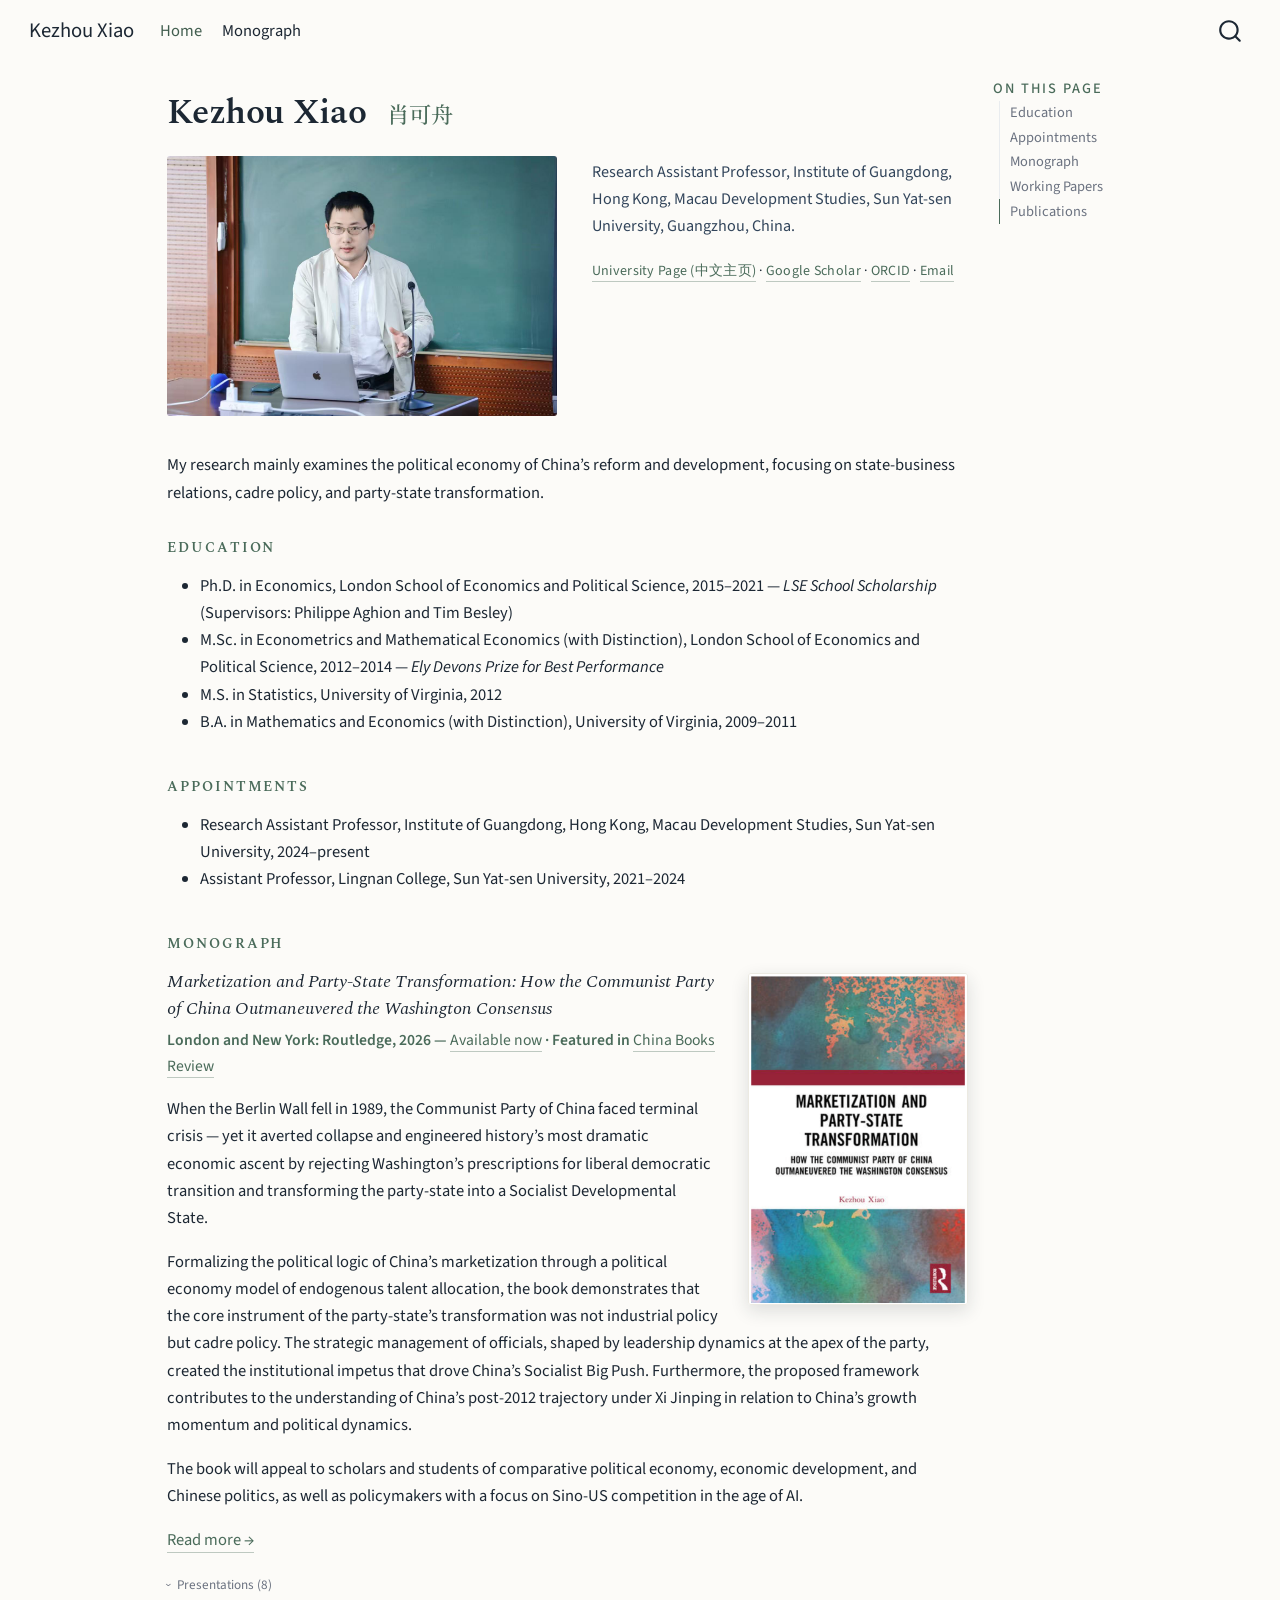
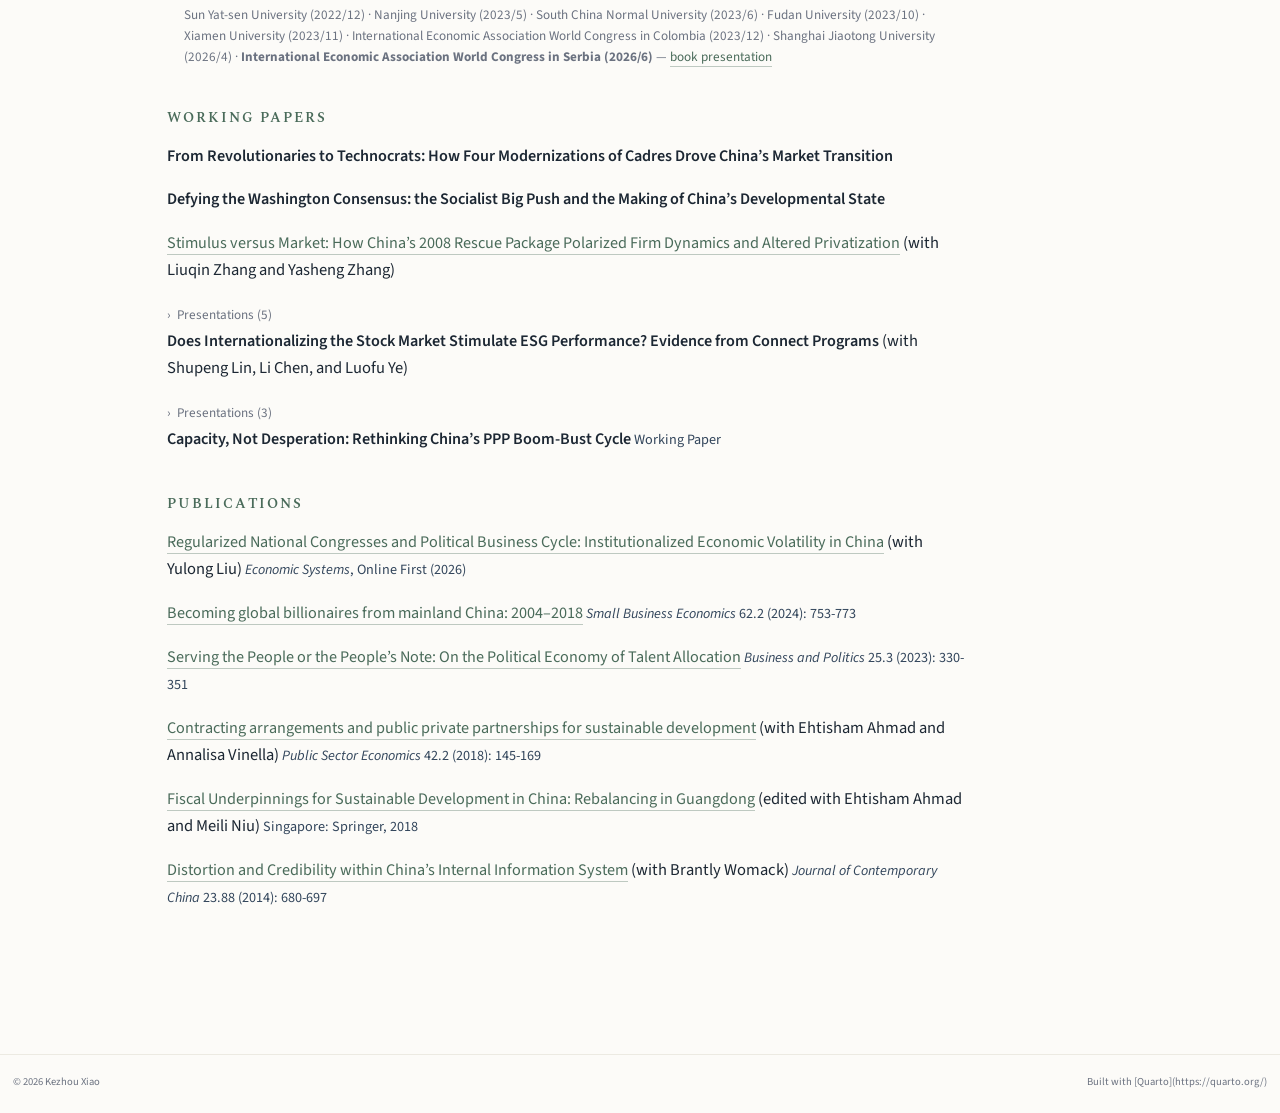
<file: index.html>
<!DOCTYPE html>
<html xmlns="http://www.w3.org/1999/xhtml" lang="en" xml:lang="en"><head>

<meta charset="utf-8">
<meta name="generator" content="quarto-1.11.9">

<meta name="viewport" content="width=device-width, initial-scale=1.0, user-scalable=yes">

<meta name="author" content="Kezhou Xiao">
<meta name="description" content="Research on China’s political economy, state-business relations, cadre policy, and party-state transformation">

<title>Kezhou Xiao &lt;span class="name-zh"&gt;肖可舟&lt;/span&gt; – Kezhou Xiao – Kezhou Xiao</title>
<style>
/* Default styles provided by pandoc.
** See https://pandoc.org/MANUAL.html#variables-for-html for config info.
*/
span.smallcaps{font-variant: small-caps;}
div.columns{display: flex; gap: 1.5em;}
div.column{flex: auto;}
@media screen {
div.columns{gap: min(4vw, 1.5em);}
div.column{overflow-x: auto;}
}
div.hanging-indent{margin-left: 1.5em; text-indent: -1.5em;}
ul.task-list{list-style: none;}
ul.task-list li input[type="checkbox"] {
  width: 0.8em;
  margin: 0 0.8em 0.2em -1em; /* quarto-specific, see https://github.com/quarto-dev/quarto-cli/issues/4556 */ 
  vertical-align: middle;
}
</style>


<script src="site_libs/quarto-nav/quarto-nav.js"></script>
<script src="site_libs/quarto-nav/headroom.min.js"></script>
<script src="site_libs/clipboard/clipboard.min.js"></script>
<script src="site_libs/quarto-search/autocomplete.umd.js"></script>
<script src="site_libs/quarto-search/fuse.min.js"></script>
<script src="site_libs/quarto-search/quarto-search.js"></script>
<meta name="quarto:offset" content="./">
<script src="site_libs/quarto-html/quarto.js" type="module"></script>
<script src="site_libs/quarto-html/tabsets/tabsets.js" type="module"></script>
<script src="site_libs/quarto-html/scrollable-regions/scrollable-regions.js" type="module"></script>
<script src="site_libs/quarto-html/popper.min.js"></script>
<script src="site_libs/quarto-html/tippy.umd.min.js"></script>
<script src="site_libs/quarto-html/anchor.min.js"></script>
<link href="site_libs/quarto-html/tippy.css" rel="stylesheet">
<link href="site_libs/quarto-html/quarto-syntax-highlighting-63b5708e65d6cd79cd7618c58d0c21e7.css" rel="stylesheet" id="quarto-text-highlighting-styles">
<script src="site_libs/bootstrap/bootstrap.min.js"></script>
<link href="site_libs/bootstrap/bootstrap-icons.css" rel="stylesheet">
<link href="site_libs/bootstrap/bootstrap-77ddefd8e4f7b168a762be7f211aa65f.min.css" rel="stylesheet" append-hash="true" id="quarto-bootstrap" data-mode="light">
<script id="quarto-search-options" type="application/json">{
  "location": "navbar",
  "copy-button": false,
  "collapse-after": 3,
  "panel-placement": "end",
  "type": "overlay",
  "limit": 50,
  "keyboard-shortcut": [
    "f",
    "/",
    "s"
  ],
  "show-item-context": false,
  "language": {
    "search-no-results-text": "No results",
    "search-matching-documents-text": "matching documents",
    "search-copy-link-title": "Copy link to search",
    "search-hide-matches-text": "Hide additional matches",
    "search-more-match-text": "more match in this document",
    "search-more-matches-text": "more matches in this document",
    "search-clear-button-title": "Clear",
    "search-text-placeholder": "",
    "search-detached-cancel-button-title": "Cancel",
    "search-submit-button-title": "Submit",
    "search-label": "Search"
  }
}</script>
<script data-goatcounter="https://spencerxiao.goatcounter.com/count" async="" src="//gc.zgo.at/count.js"></script>


</head>

<body class="nav-fixed quarto-light"><a id="quarto-skip-link" class="visually-hidden-focusable" href="#quarto-document-content">Skip to main content</a>

<div id="quarto-search-results"></div>
  <header id="quarto-header" class="headroom fixed-top">
    <nav class="navbar navbar-expand-lg " data-bs-theme="dark" aria-label="Site">
      <div class="navbar-container container-fluid">
      <div class="navbar-brand-container mx-auto">
    <a class="navbar-brand" href="./index.html">
    <span class="navbar-title">Kezhou Xiao</span>
    </a>
  </div>
          <button class="navbar-toggler" type="button" data-bs-toggle="collapse" data-bs-target="#navbarCollapse" aria-controls="navbarCollapse" aria-expanded="false" aria-label="Toggle navigation" onclick="if (window.quartoToggleHeadroom) { window.quartoToggleHeadroom(); }">
  <span class="navbar-toggler-icon"></span>
</button>
          <div class="collapse navbar-collapse" id="navbarCollapse">
            <ul class="navbar-nav navbar-nav-scroll me-auto">
  <li class="nav-item">
    <a class="nav-link active" href="./index.html" aria-current="page"> 
<span class="menu-text">Home</span></a>
  </li>  
  <li class="nav-item">
    <a class="nav-link" href="./book-project.html"> 
<span class="menu-text">Monograph</span></a>
  </li>  
</ul>
          </div> <!-- /navcollapse -->
            <div class="quarto-navbar-tools">
</div>
            <div id="quarto-search" class="" title="Search"></div>
      </div> <!-- /container-fluid -->
    </nav>
</header>
<!-- content -->
<div id="quarto-content" class="quarto-container page-columns page-rows-contents page-layout-article page-navbar">
<!-- sidebar -->
<!-- margin-sidebar -->
    <div id="quarto-margin-sidebar" class="sidebar margin-sidebar">
        <nav id="TOC" role="doc-toc" aria-labelledby="toc-title" class="toc-active">
    <h2 id="toc-title">On this page</h2>
   
  <ul>
  <li><a href="#education" id="toc-education" class="nav-link active" data-scroll-target="#education">Education</a></li>
  <li><a href="#appointments" id="toc-appointments" class="nav-link" data-scroll-target="#appointments">Appointments</a></li>
  <li><a href="#monograph" id="toc-monograph" class="nav-link" data-scroll-target="#monograph">Monograph</a></li>
  <li><a href="#working-papers" id="toc-working-papers" class="nav-link" data-scroll-target="#working-papers">Working Papers</a></li>
  <li><a href="#publications" id="toc-publications" class="nav-link" data-scroll-target="#publications">Publications</a></li>
  </ul>
</nav>
    </div>
<!-- main -->
<main class="content" id="quarto-document-content" tabindex="-1">

<header id="title-block-header" class="quarto-title-block default">
<div class="quarto-title">
<h1 class="title">Kezhou Xiao <span class="name-zh">肖可舟</span></h1>
</div>



<div class="quarto-title-meta">

    
  
    
  </div>
  


</header>


<div class="hero">
<p><img src="profile.jpg" class="img-fluid"></p>
<div class="hero-text">
<p><span class="identity">Research Assistant Professor, Institute of Guangdong, Hong Kong, Macau Development Studies, Sun Yat-sen University, Guangzhou, China.</span></p>
<p><span class="links"><a href="https://ygafz.sysu.edu.cn/teacher/2027">University Page (中文主页)</a> · <a href="https://scholar.google.com/citations?user=KCiDSJQAAAAJ&amp;hl=en">Google Scholar</a> · <a href="https://orcid.org/0000-0002-1687-9043">ORCID</a> · <a href="mailto:spencerxiao@gmail.com">Email</a></span></p>
</div>
</div>
<p>My research mainly examines the political economy of China’s reform and development, focusing on state-business relations, cadre policy, and party-state transformation.</p>
<section id="education" class="level2">
<h2 class="anchored" data-anchor-id="education">Education</h2>
<ul>
<li>Ph.D.&nbsp;in Economics, London School of Economics and Political Science, 2015–2021 — <em>LSE School Scholarship</em> (Supervisors: Philippe Aghion and Tim Besley)</li>
<li>M.Sc. in Econometrics and Mathematical Economics (with Distinction), London School of Economics and Political Science, 2012–2014 — <em>Ely Devons Prize for Best Performance</em></li>
<li>M.S. in Statistics, University of Virginia, 2012</li>
<li>B.A. in Mathematics and Economics (with Distinction), University of Virginia, 2009–2011</li>
</ul>
</section>
<section id="appointments" class="level2">
<h2 class="anchored" data-anchor-id="appointments">Appointments</h2>
<ul>
<li>Research Assistant Professor, Institute of Guangdong, Hong Kong, Macau Development Studies, Sun Yat-sen University, 2024–present</li>
<li>Assistant Professor, Lingnan College, Sun Yat-sen University, 2021–2024</li>
</ul>
</section>
<section id="monograph" class="level2">
<h2 class="anchored" data-anchor-id="monograph">Monograph</h2>
<p><img src="book_cover.png" class="book-cover img-fluid"></p>
<p><span class="book-title">Marketization and Party-State Transformation: How the Communist Party of China Outmaneuvered the Washington Consensus</span> <span class="book-status">London and New York: Routledge, 2026 — <a href="https://www.routledge.com/Marketization-and-Party-State-Transformation-How-the-Communist-Party-of-China-Outmaneuvered-the-Washington-Consensus/Xiao/p/book/9781041413196">Available now</a> · Featured in <a href="https://chinabooksreview.com/upcoming-china-books/">China Books Review</a></span></p>
<p>When the Berlin Wall fell in 1989, the Communist Party of China faced terminal crisis — yet it averted collapse and engineered history’s most dramatic economic ascent by rejecting Washington’s prescriptions for liberal democratic transition and transforming the party-state into a Socialist Developmental State.</p>
<p>Formalizing the political logic of China’s marketization through a political economy model of endogenous talent allocation, the book demonstrates that the core instrument of the party-state’s transformation was not industrial policy but cadre policy. The strategic management of officials, shaped by leadership dynamics at the apex of the party, created the institutional impetus that drove China’s Socialist Big Push. Furthermore, the proposed framework contributes to the understanding of China’s post-2012 trajectory under Xi Jinping in relation to China’s growth momentum and political dynamics.</p>
<p>The book will appeal to scholars and students of comparative political economy, economic development, and Chinese politics, as well as policymakers with a focus on Sino-US competition in the age of AI.</p>
<p><a href="./book-project.html">Read more →</a></p>
<details class="presentations" open="">
<summary>
Presentations (8)
</summary>
<div class="presentation-body">
<p>Sun Yat-sen University (2022/12) · Nanjing University (2023/5) · South China Normal University (2023/6) · Fudan University (2023/10) · Xiamen University (2023/11) · International Economic Association World Congress in Colombia (2023/12) · Shanghai Jiaotong University (2026/4) · <strong>International Economic Association World Congress in Serbia (2026/6)</strong> — <a href="https://ygafz.sysu.edu.cn/article/2234">book presentation</a></p>
</div>
</details>
</section>
<section id="working-papers" class="level2">
<h2 class="anchored" data-anchor-id="working-papers">Working Papers</h2>
<p><span class="paper-title">From Revolutionaries to Technocrats: How Four Modernizations of Cadres Drove China’s Market Transition</span></p>
<p><span class="paper-title">Defying the Washington Consensus: the Socialist Big Push and the Making of China’s Developmental State</span></p>
<p><span class="paper-title"><a href="https://papers.ssrn.com/sol3/papers.cfm?abstract_id=6913454">Stimulus versus Market: How China’s 2008 Rescue Package Polarized Firm Dynamics and Altered Privatization</a></span> (with Liuqin Zhang and Yasheng Zhang)</p>
<details class="presentations">
<summary>
Presentations (5)
</summary>
<div class="presentation-body">
<p>Sun Yat-sen University (2024/4) · YES Meeting at Northwest University, Xi’an, China (2024/5) · CCER Summer Institute (2024/6) · CES Meeting at Zhejiang University (2024/7) · CUHK Shenzhen (2026/7)</p>
</div>
</details>
<p><span class="paper-title">Does Internationalizing the Stock Market Stimulate ESG Performance? Evidence from Connect Programs</span> (with Shupeng Lin, Li Chen, and Luofu Ye)</p>
<details class="presentations">
<summary>
Presentations (3)
</summary>
<div class="presentation-body">
<p>YES Meeting at Jinan University (2024/11) · China Society of World Economics (2024/11) · Tsinghua University (2025/4)</p>
</div>
</details>
<p><span class="paper-title">Capacity, Not Desperation: Rethinking China’s PPP Boom-Bust Cycle</span> <span class="journal-line">Working Paper</span></p>
</section>
<section id="publications" class="level2">
<h2 class="anchored" data-anchor-id="publications">Publications</h2>
<p><span class="paper-title"><a href="https://doi.org/10.1016/j.ecosys.2026.101396">Regularized National Congresses and Political Business Cycle: Institutionalized Economic Volatility in China</a></span> (with Yulong Liu) <span class="journal-line"><em>Economic Systems</em>, Online First (2026)</span></p>
<p><span class="paper-title"><a href="https://doi.org/10.1007/s11187-023-00782-2">Becoming global billionaires from mainland China: 2004–2018</a></span> <span class="journal-line"><em>Small Business Economics</em> 62.2 (2024): 753-773</span></p>
<p><span class="paper-title"><a href="https://doi.org/10.1017/bap.2023.11">Serving the People or the People’s Note: On the Political Economy of Talent Allocation</a></span> <span class="journal-line"><em>Business and Politics</em> 25.3 (2023): 330-351</span></p>
<p><span class="paper-title"><a href="https://doi.org/10.3326/pse.42.2.8">Contracting arrangements and public private partnerships for sustainable development</a></span> (with Ehtisham Ahmad and Annalisa Vinella) <span class="journal-line"><em>Public Sector Economics</em> 42.2 (2018): 145-169</span></p>
<p><span class="paper-title"><a href="https://doi.org/10.1007/978-981-10-6286-5">Fiscal Underpinnings for Sustainable Development in China: Rebalancing in Guangdong</a></span> (edited with Ehtisham Ahmad and Meili Niu) <span class="journal-line">Singapore: Springer, 2018</span></p>
<p><span class="paper-title"><a href="https://doi.org/10.1080/10670564.2013.861155">Distortion and Credibility within China’s Internal Information System</a></span> (with Brantly Womack) <span class="journal-line"><em>Journal of Contemporary China</em> 23.88 (2014): 680-697</span></p>


</section>

</main> <!-- /main -->
<script id="quarto-html-after-body" type="application/javascript">
  window.document.addEventListener("DOMContentLoaded", function (event) {
    const icon = "";
    const anchorJS = new window.AnchorJS();
    anchorJS.options = {
      placement: 'right',
      icon: icon
    };
    anchorJS.add('.anchored');
    const isCodeAnnotation = (el) => {
      for (const clz of el.classList) {
        if (clz.startsWith('code-annotation-')) {                     
          return true;
        }
      }
      return false;
    }
    const onCopySuccess = function(e) {
      // button target
      const button = e.trigger;
      // don't keep focus
      button.blur();
      // flash "checked"
      button.classList.add('code-copy-button-checked');
      var currentTitle = button.getAttribute("title");
      button.setAttribute("title", "Copied!");
      let tooltip;
      if (window.bootstrap) {
        button.setAttribute("data-bs-toggle", "tooltip");
        button.setAttribute("data-bs-placement", "left");
        button.setAttribute("data-bs-title", "Copied!");
        tooltip = new bootstrap.Tooltip(button, 
          { trigger: "manual", 
            customClass: "code-copy-button-tooltip",
            offset: [0, -8]});
        tooltip.show();    
      }
      setTimeout(function() {
        if (tooltip) {
          tooltip.hide();
          button.removeAttribute("data-bs-title");
          button.removeAttribute("data-bs-toggle");
          button.removeAttribute("data-bs-placement");
        }
        button.setAttribute("title", currentTitle);
        button.classList.remove('code-copy-button-checked');
      }, 1000);
      // clear code selection
      e.clearSelection();
    }
    const getTextToCopy = function(trigger) {
      const outerScaffold = trigger.parentElement.cloneNode(true);
      const codeEl = outerScaffold.querySelector('code');
      for (const childEl of codeEl.children) {
        if (isCodeAnnotation(childEl)) {
          childEl.remove();
        }
      }
      return codeEl.innerText;
    }
    const clipboard = new window.ClipboardJS('.code-copy-button:not([data-in-quarto-modal])', {
      text: getTextToCopy
    });
    clipboard.on('success', onCopySuccess);
    if (window.document.getElementById('quarto-embedded-source-code-modal')) {
      const clipboardModal = new window.ClipboardJS('.code-copy-button[data-in-quarto-modal]', {
        text: getTextToCopy,
        container: window.document.getElementById('quarto-embedded-source-code-modal')
      });
      clipboardModal.on('success', onCopySuccess);
    }
      var localhostRegex = new RegExp(/^(?:http|https):\/\/localhost\:?[0-9]*\//);
      var mailtoRegex = new RegExp(/^mailto:/);
        var filterRegex = new RegExp("https:\/\/kezhouxiao\.github\.io");
      var isInternal = (href) => {
          return filterRegex.test(href) || localhostRegex.test(href) || mailtoRegex.test(href);
      }
      // Inspect non-navigation links and adorn them if external
      window.quartoDecorateExternalLinks = function (root) {
     var links = (root || window.document).querySelectorAll('a[href]:not(.nav-link):not(.navbar-brand):not(.toc-action):not(.sidebar-link):not(.sidebar-item-toggle):not(.pagination-link):not(.no-external):not([aria-hidden]):not(.dropdown-item):not(.quarto-navigation-tool):not(.about-link)');
      for (var i=0; i<links.length; i++) {
        const link = links[i];
        if (!isInternal(link.href)) {
          // undo the damage that might have been done by quarto-nav.js in the case of
          // links that we want to consider external
          if (link.dataset.originalHref !== undefined) {
            link.href = link.dataset.originalHref;
          }
          if (!link.classList.contains('no-external-icon')) {
          }
        }
      }
      };
      window.quartoDecorateExternalLinks(window.document);
    // Esc closes the popup (WCAG 1.4.13) and focus leaving both trigger and
    // popup closes it (WCAG 2.4.11); tippy handles neither for interactive popups.
    const hideOnEscAndFocusOut = {
      name: 'hideOnEscAndFocusOut',
      defaultValue: true,
      fn(instance) {
        const dismiss = () => {
          // A show scheduled by the trigger delay would otherwise reopen it
          instance.clearDelayTimeouts();
          instance.hide();
        };
        const onKeyDown = (event) => {
          if (event.key !== 'Escape') {
            return;
          }
          // Keep Esc from also reaching page handlers (e.g. reveal.js overview),
          // except an open reveal.js slide menu, which Esc should close too.
          // The menu handles keys only when its keyboard option is on.
          const menuHandlesEsc = window.Reveal?.getPlugin?.('menu')?.isOpen() &&
            window.Reveal.getConfig().menu?.keyboard !== false;
          if (!menuHandlesEsc) {
            event.stopPropagation();
          }
          if (instance.popper.contains(window.document.activeElement)) {
            // Disabled while refocusing so the focus trigger does not reopen it
            instance.disable();
            instance.reference.focus();
            instance.enable();
          }
          dismiss();
        };
        const onFocusOut = (event) => {
          const target = event.relatedTarget;
          if (target && !instance.reference.contains(target) &&
              !instance.popper.contains(target)) {
            dismiss();
          }
        };
        // On the trigger too: a click trigger (code-annotations: select) has no
        // blur handling. Attached for the instance's lifetime so leaving the
        // trigger also cancels a show still pending on the trigger delay.
        instance.reference.addEventListener('focusout', onFocusOut);
        return {
          onShow() {
            window.document.addEventListener('keydown', onKeyDown, true);
            instance.popper.addEventListener('focusout', onFocusOut);
          },
          onHide() {
            window.document.removeEventListener('keydown', onKeyDown, true);
            instance.popper.removeEventListener('focusout', onFocusOut);
          },
          onDestroy() {
            instance.reference.removeEventListener('focusout', onFocusOut);
          },
        };
      },
    };
    function tippyHover(el, contentFn, onTriggerFn, onUntriggerFn) {
      const config = {
        allowHTML: true,
        maxWidth: 500,
        delay: 100,
        arrow: false,
        appendTo: function(el) {
            return el.parentElement;
        },
        interactive: true,
        interactiveBorder: 10,
        theme: 'quarto',
        placement: 'bottom-start',
        plugins: [hideOnEscAndFocusOut],
      };
      if (contentFn) {
        config.content = contentFn;
      }
      if (onTriggerFn) {
        config.onTrigger = onTriggerFn;
      }
      if (onUntriggerFn) {
        config.onUntrigger = onUntriggerFn;
      }
      window.tippy(el, config); 
    }
    const noterefs = window.document.querySelectorAll('a[role="doc-noteref"]');
    for (var i=0; i<noterefs.length; i++) {
      const ref = noterefs[i];
      tippyHover(ref, function() {
        // use id or data attribute instead here
        let href = ref.getAttribute('data-footnote-href') || ref.getAttribute('href');
        try { href = new URL(href).hash; } catch {}
        const id = href.replace(/^#\/?/, "");
        const note = window.document.getElementById(id);
        if (note) {
          return note.innerHTML;
        } else {
          return "";
        }
      });
    }
    const xrefs = window.document.querySelectorAll('a.quarto-xref');
    const processXRef = (id, note) => {
      // Strip column container classes
      const stripColumnClz = (el) => {
        el.classList.remove("page-full", "page-columns");
        if (el.children) {
          for (const child of el.children) {
            stripColumnClz(child);
          }
        }
      }
      stripColumnClz(note)
      if (id === null || id.startsWith('sec-')) {
        // Special case sections, only their first couple elements
        const container = document.createElement("div");
        if (note.children && note.children.length > 2) {
          container.appendChild(note.children[0].cloneNode(true));
          for (let i = 1; i < note.children.length; i++) {
            const child = note.children[i];
            if (child.tagName === "P" && child.innerText === "") {
              continue;
            } else {
              container.appendChild(child.cloneNode(true));
              break;
            }
          }
          if (window.Quarto?.typesetMath) {
            window.Quarto.typesetMath(container);
          }
          return container.innerHTML
        } else {
          if (window.Quarto?.typesetMath) {
            window.Quarto.typesetMath(note);
          }
          return note.innerHTML;
        }
      } else {
        // Remove any anchor links if they are present
        const anchorLink = note.querySelector('a.anchorjs-link');
        if (anchorLink) {
          anchorLink.remove();
        }
        if (window.Quarto?.typesetMath) {
          window.Quarto.typesetMath(note);
        }
        if (note.classList.contains("callout")) {
          return note.outerHTML;
        } else {
          return note.innerHTML;
        }
      }
    }
    for (var i=0; i<xrefs.length; i++) {
      const xref = xrefs[i];
      tippyHover(xref, undefined, function(instance) {
        instance.disable();
        let url = xref.getAttribute('href');
        let hash = undefined; 
        if (url.startsWith('#')) {
          hash = url;
        } else {
          try { hash = new URL(url).hash; } catch {}
        }
        if (hash) {
          const id = hash.replace(/^#\/?/, "");
          const note = window.document.getElementById(id);
          if (note !== null) {
            try {
              const html = processXRef(id, note.cloneNode(true));
              instance.setContent(html);
            } finally {
              instance.enable();
              instance.show();
            }
          } else {
            // See if we can fetch this
            fetch(url.split('#')[0])
            .then(res => res.text())
            .then(html => {
              const parser = new DOMParser();
              const htmlDoc = parser.parseFromString(html, "text/html");
              const note = htmlDoc.getElementById(id);
              if (note !== null) {
                const html = processXRef(id, note);
                instance.setContent(html);
              } 
            }).finally(() => {
              instance.enable();
              instance.show();
            });
          }
        } else {
          // See if we can fetch a full url (with no hash to target)
          // This is a special case and we should probably do some content thinning / targeting
          fetch(url)
          .then(res => res.text())
          .then(html => {
            const parser = new DOMParser();
            const htmlDoc = parser.parseFromString(html, "text/html");
            const note = htmlDoc.querySelector('main.content');
            if (note !== null) {
              // This should only happen for chapter cross references
              // (since there is no id in the URL)
              // remove the first header
              if (note.children.length > 0 && note.children[0].tagName === "HEADER") {
                note.children[0].remove();
              }
              const html = processXRef(null, note);
              instance.setContent(html);
            } 
          }).finally(() => {
            instance.enable();
            instance.show();
          });
        }
      }, function(instance) {
      });
    }
        let selectedAnnoteEl;
        const selectorForAnnotation = ( cell, annotation) => {
          let cellAttr = 'data-code-cell="' + cell + '"';
          let lineAttr = 'data-code-annotation="' +  annotation + '"';
          const selector = 'span[' + cellAttr + '][' + lineAttr + ']';
          return selector;
        }
        const selectCodeLines = (annoteEl) => {
          const doc = window.document;
          const targetCell = annoteEl.getAttribute("data-target-cell");
          const targetAnnotation = annoteEl.getAttribute("data-target-annotation");
          const annoteSpan = window.document.querySelector(selectorForAnnotation(targetCell, targetAnnotation));
          const lines = annoteSpan.getAttribute("data-code-lines").split(",");
          const lineIds = lines.map((line) => {
            return targetCell + "-" + line;
          })
          // Each band is positioned against its own containing block, which is
          // not the offsetParent of the lines, so place it from client rects.
          const placeBand = (band, firstEl, lastEl, codeBlock) => {
            const container = band.offsetParent;
            if (container === null) {
              return;
            }
            const containerRect = container.getBoundingClientRect();
            // Reveal.js scales slides with a transform, so convert client
            // pixels back to the CSS pixels of the container.
            const scale = containerRect.height / container.offsetHeight || 1;
            const firstRect = firstEl.getBoundingClientRect();
            const lastRect = lastEl.getBoundingClientRect();
            const top = (firstRect.top - containerRect.top) / scale - container.clientTop + container.scrollTop;
            const height = (lastRect.bottom - firstRect.top) / scale;
            band.style.top = top - 2 + "px";
            band.style.height = height + 4 + "px";
            if (codeBlock) {
              // Without the copy button wrapper, the containing block is wider
              // than the code block, so span the code block explicitly.
              const blockRect = codeBlock.getBoundingClientRect();
              band.style.left = (blockRect.left - containerRect.left) / scale - container.clientLeft + container.scrollLeft + "px";
              band.style.width = blockRect.width / scale + "px";
            }
          };
          if (lineIds.length > 0) {
            const el = window.document.getElementById(lineIds[0]);
            const lastEl = window.document.getElementById(lineIds[lineIds.length - 1]);
            const parent = el.parentElement.parentElement;
            // cook up a div (if necessary) and position it
            let div = window.document.getElementById("code-annotation-line-highlight");
            if (div === null) {
              div = window.document.createElement("div");
              div.setAttribute("id", "code-annotation-line-highlight");
              div.style.position = 'absolute';
              parent.appendChild(div);
            }
            placeBand(div, el, lastEl, parent.closest("div.sourceCode") || parent);
            let gutterDiv = window.document.getElementById("code-annotation-line-highlight-gutter");
            if (gutterDiv === null) {
              gutterDiv = window.document.createElement("div");
              gutterDiv.setAttribute("id", "code-annotation-line-highlight-gutter");
              gutterDiv.style.position = 'absolute';
              const codeCell = window.document.getElementById(targetCell);
              const gutter = codeCell.querySelector('.code-annotation-gutter');
              gutter.appendChild(gutterDiv);
            }
            placeBand(gutterDiv, el, lastEl);
            selectedAnnoteEl = annoteEl;
          }
        };
        const unselectCodeLines = () => {
          const elementsIds = ["code-annotation-line-highlight", "code-annotation-line-highlight-gutter"];
          elementsIds.forEach((elId) => {
            const div = window.document.getElementById(elId);
            if (div) {
              div.remove();
            }
          });
          selectedAnnoteEl = undefined;
        };
          // Handle positioning of the toggle
      window.addEventListener(
        "resize",
        throttle(() => {
          elRect = undefined;
          if (selectedAnnoteEl) {
            selectCodeLines(selectedAnnoteEl);
          }
        }, 10)
      );
      function throttle(fn, ms) {
      let throttle = false;
      let timer;
        return (...args) => {
          if(!throttle) { // first call gets through
              fn.apply(this, args);
              throttle = true;
          } else { // all the others get throttled
              if(timer) clearTimeout(timer); // cancel #2
              timer = setTimeout(() => {
                fn.apply(this, args);
                timer = throttle = false;
              }, ms);
          }
        };
      }
        // Attach click handler to the DT
        const annoteDls = window.document.querySelectorAll('dt[data-target-cell]');
        for (const annoteDlNode of annoteDls) {
          annoteDlNode.addEventListener('click', (event) => {
            const clickedEl = event.target;
            if (clickedEl !== selectedAnnoteEl) {
              unselectCodeLines();
              const activeEl = window.document.querySelector('dt[data-target-cell].code-annotation-active');
              if (activeEl) {
                activeEl.classList.remove('code-annotation-active');
              }
              selectCodeLines(clickedEl);
              clickedEl.classList.add('code-annotation-active');
            } else {
              // Unselect the line
              unselectCodeLines();
              clickedEl.classList.remove('code-annotation-active');
            }
          });
        }
    const findCites = (el) => {
      const parentEl = el.parentElement;
      if (parentEl) {
        const cites = parentEl.dataset.cites;
        if (cites) {
          return {
            el,
            cites: cites.split(' ')
          };
        } else {
          return findCites(el.parentElement)
        }
      } else {
        return undefined;
      }
    };
    var bibliorefs = window.document.querySelectorAll('a[role="doc-biblioref"]');
    for (var i=0; i<bibliorefs.length; i++) {
      const ref = bibliorefs[i];
      const citeInfo = findCites(ref);
      if (citeInfo) {
        tippyHover(citeInfo.el, function() {
          var popup = window.document.createElement('div');
          citeInfo.cites.forEach(function(cite) {
            var citeDiv = window.document.createElement('div');
            citeDiv.classList.add('hanging-indent');
            citeDiv.classList.add('csl-entry');
            var biblioDiv = window.document.getElementById('ref-' + cite);
            if (biblioDiv) {
              citeDiv.innerHTML = biblioDiv.innerHTML;
            }
            popup.appendChild(citeDiv);
          });
          return popup.innerHTML;
        });
      }
    }
  });
  </script>
  <script type="application/javascript">
  window.quartoScrollableRegionsLabels = {"code":"Scrollable code","output":"Scrollable output"};
  </script>
</div> <!-- /content -->
<footer class="footer">
  <div class="nav-footer">
    <div class="nav-footer-left">
<p>© 2026 Kezhou Xiao</p>
</div>   
    <div class="nav-footer-center">
      &nbsp;
    </div>
    <div class="nav-footer-right">
      <ul class="footer-items list-unstyled">
    <li class="nav-item">
 Built with [Quarto](https://quarto.org/)
  </li>  
</ul>
    </div>
  </div>
</footer>




</body></html>
</file>
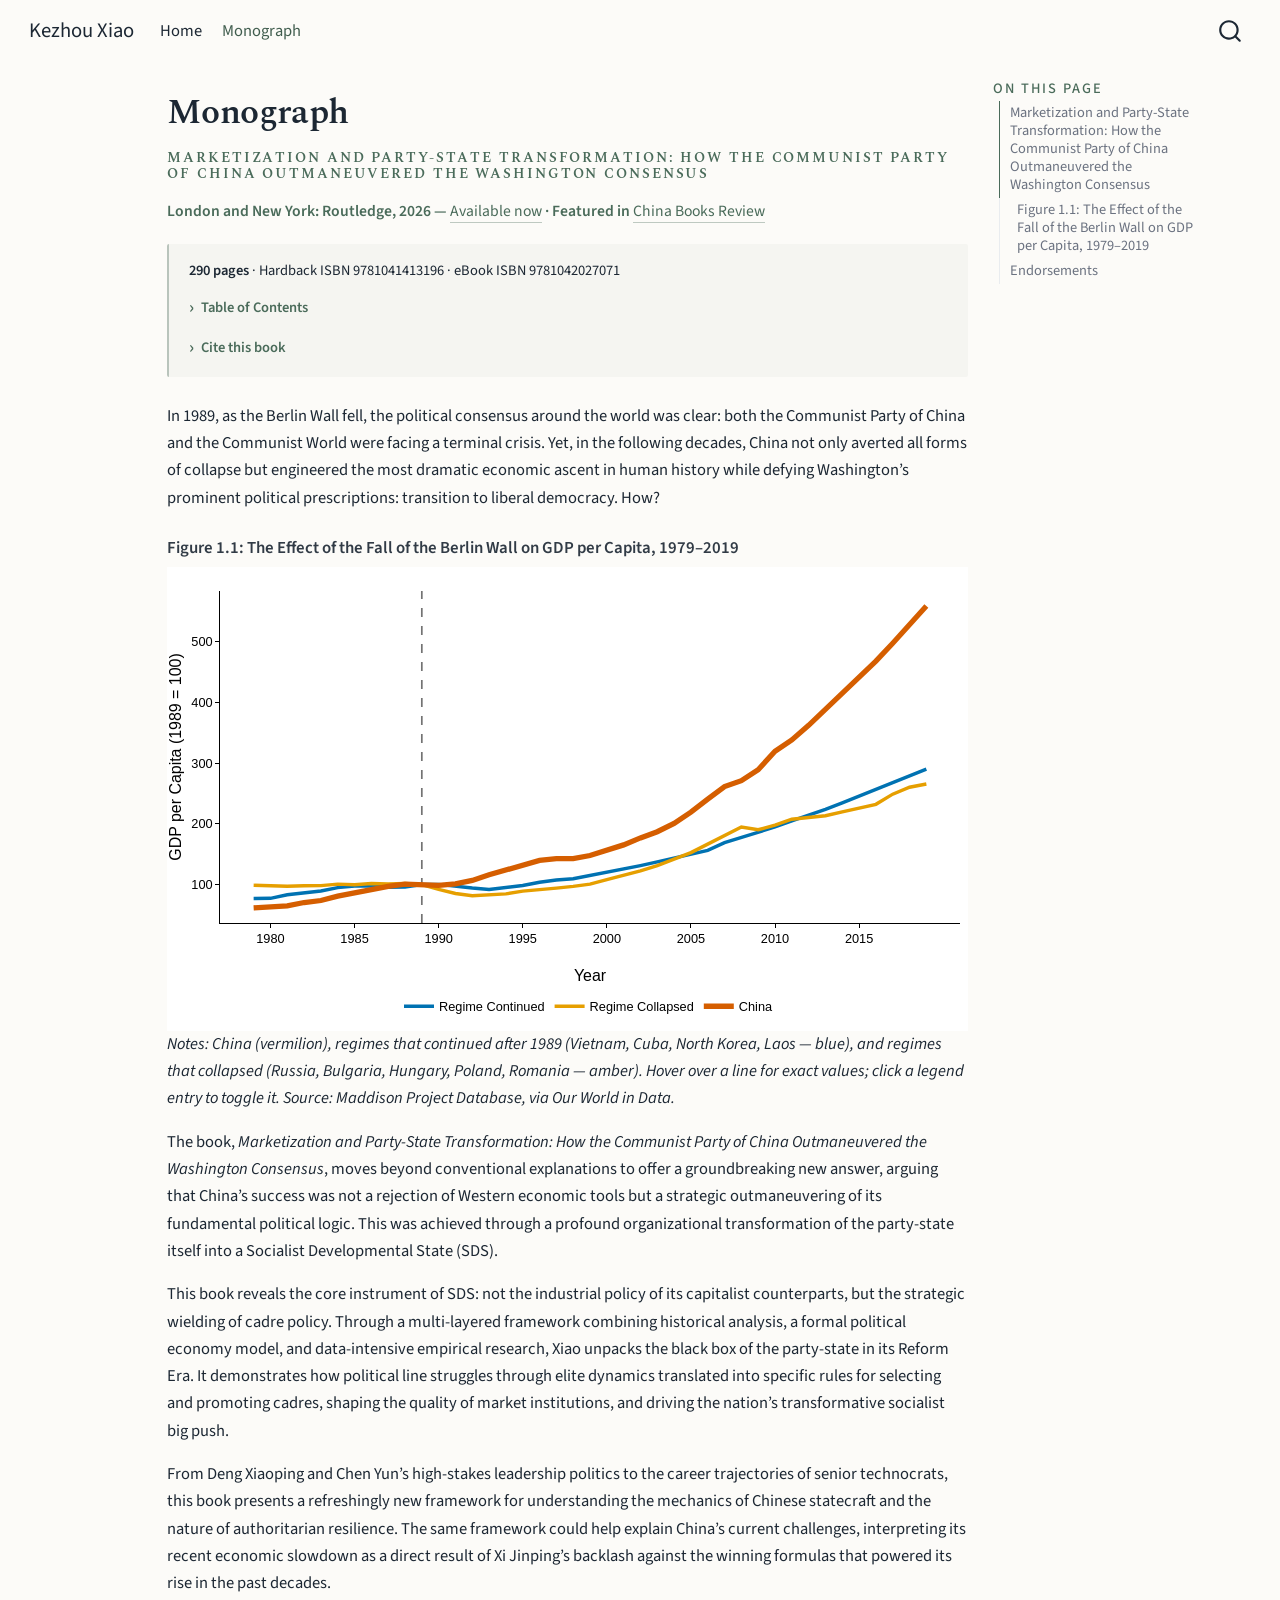
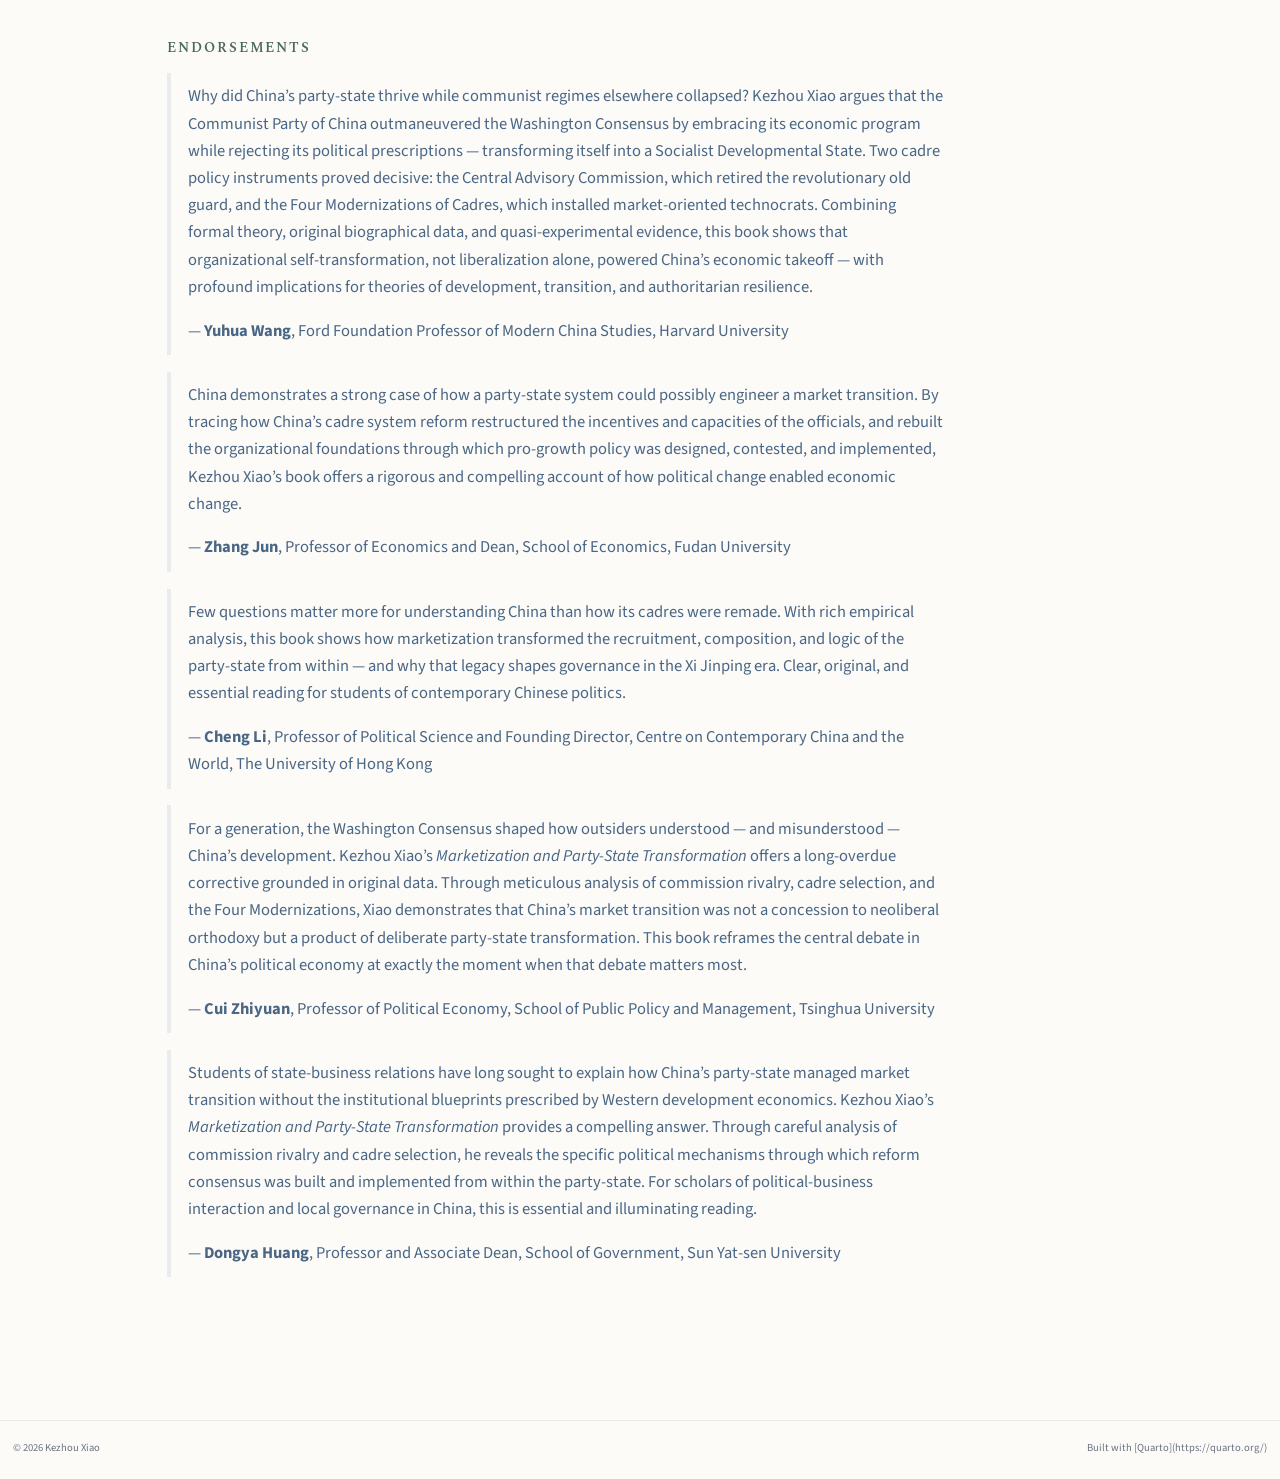
<file: book-project.html>
<!DOCTYPE html>
<html xmlns="http://www.w3.org/1999/xhtml" lang="en" xml:lang="en"><head>

<meta charset="utf-8">
<meta name="generator" content="quarto-1.11.9">

<meta name="viewport" content="width=device-width, initial-scale=1.0, user-scalable=yes">

<meta name="author" content="Kezhou Xiao">
<meta name="description" content="Research on China’s political economy, state-business relations, cadre policy, and party-state transformation">

<title>Monograph – Kezhou Xiao – Kezhou Xiao</title>
<style>
/* Default styles provided by pandoc.
** See https://pandoc.org/MANUAL.html#variables-for-html for config info.
*/
span.smallcaps{font-variant: small-caps;}
div.columns{display: flex; gap: 1.5em;}
div.column{flex: auto;}
@media screen {
div.columns{gap: min(4vw, 1.5em);}
div.column{overflow-x: auto;}
}
div.hanging-indent{margin-left: 1.5em; text-indent: -1.5em;}
ul.task-list{list-style: none;}
ul.task-list li input[type="checkbox"] {
  width: 0.8em;
  margin: 0 0.8em 0.2em -1em; /* quarto-specific, see https://github.com/quarto-dev/quarto-cli/issues/4556 */ 
  vertical-align: middle;
}
</style>


<script src="site_libs/quarto-nav/quarto-nav.js"></script>
<script src="site_libs/quarto-nav/headroom.min.js"></script>
<script src="site_libs/clipboard/clipboard.min.js"></script>
<script src="site_libs/quarto-search/autocomplete.umd.js"></script>
<script src="site_libs/quarto-search/fuse.min.js"></script>
<script src="site_libs/quarto-search/quarto-search.js"></script>
<meta name="quarto:offset" content="./">
<script src="site_libs/quarto-html/quarto.js" type="module"></script>
<script src="site_libs/quarto-html/tabsets/tabsets.js" type="module"></script>
<script src="site_libs/quarto-html/scrollable-regions/scrollable-regions.js" type="module"></script>
<script src="site_libs/quarto-html/popper.min.js"></script>
<script src="site_libs/quarto-html/tippy.umd.min.js"></script>
<script src="site_libs/quarto-html/anchor.min.js"></script>
<link href="site_libs/quarto-html/tippy.css" rel="stylesheet">
<link href="site_libs/quarto-html/quarto-syntax-highlighting-63b5708e65d6cd79cd7618c58d0c21e7.css" rel="stylesheet" id="quarto-text-highlighting-styles">
<script src="site_libs/bootstrap/bootstrap.min.js"></script>
<link href="site_libs/bootstrap/bootstrap-icons.css" rel="stylesheet">
<link href="site_libs/bootstrap/bootstrap-77ddefd8e4f7b168a762be7f211aa65f.min.css" rel="stylesheet" append-hash="true" id="quarto-bootstrap" data-mode="light">
<script id="quarto-search-options" type="application/json">{
  "location": "navbar",
  "copy-button": false,
  "collapse-after": 3,
  "panel-placement": "end",
  "type": "overlay",
  "limit": 50,
  "keyboard-shortcut": [
    "f",
    "/",
    "s"
  ],
  "show-item-context": false,
  "language": {
    "search-no-results-text": "No results",
    "search-matching-documents-text": "matching documents",
    "search-copy-link-title": "Copy link to search",
    "search-hide-matches-text": "Hide additional matches",
    "search-more-match-text": "more match in this document",
    "search-more-matches-text": "more matches in this document",
    "search-clear-button-title": "Clear",
    "search-text-placeholder": "",
    "search-detached-cancel-button-title": "Cancel",
    "search-submit-button-title": "Submit",
    "search-label": "Search"
  }
}</script>
<script data-goatcounter="https://spencerxiao.goatcounter.com/count" async="" src="//gc.zgo.at/count.js"></script>
<link href="site_libs/htmltools-fill-0.5.9/fill.css" rel="stylesheet">
<script src="site_libs/htmlwidgets-1.6.4/htmlwidgets.js"></script>
<script src="site_libs/plotly-binding-4.12.1/plotly.js"></script>
<script src="site_libs/typedarray-0.1/typedarray.min.js"></script>
<script src="site_libs/jquery-3.5.1/jquery.min.js"></script>
<link href="site_libs/crosstalk-1.2.2/css/crosstalk.min.css" rel="stylesheet">
<script src="site_libs/crosstalk-1.2.2/js/crosstalk.min.js"></script>
<link href="site_libs/plotly-htmlwidgets-css-2.25.2/plotly-htmlwidgets.css" rel="stylesheet">
<script src="site_libs/plotly-main-2.25.2/plotly-latest.min.js"></script>


</head>

<body class="nav-fixed quarto-light"><a id="quarto-skip-link" class="visually-hidden-focusable" href="#quarto-document-content">Skip to main content</a>

<div id="quarto-search-results"></div>
  <header id="quarto-header" class="headroom fixed-top">
    <nav class="navbar navbar-expand-lg " data-bs-theme="dark" aria-label="Site">
      <div class="navbar-container container-fluid">
      <div class="navbar-brand-container mx-auto">
    <a class="navbar-brand" href="./index.html">
    <span class="navbar-title">Kezhou Xiao</span>
    </a>
  </div>
          <button class="navbar-toggler" type="button" data-bs-toggle="collapse" data-bs-target="#navbarCollapse" aria-controls="navbarCollapse" aria-expanded="false" aria-label="Toggle navigation" onclick="if (window.quartoToggleHeadroom) { window.quartoToggleHeadroom(); }">
  <span class="navbar-toggler-icon"></span>
</button>
          <div class="collapse navbar-collapse" id="navbarCollapse">
            <ul class="navbar-nav navbar-nav-scroll me-auto">
  <li class="nav-item">
    <a class="nav-link" href="./index.html"> 
<span class="menu-text">Home</span></a>
  </li>  
  <li class="nav-item">
    <a class="nav-link active" href="./book-project.html" aria-current="page"> 
<span class="menu-text">Monograph</span></a>
  </li>  
</ul>
          </div> <!-- /navcollapse -->
            <div class="quarto-navbar-tools">
</div>
            <div id="quarto-search" class="" title="Search"></div>
      </div> <!-- /container-fluid -->
    </nav>
</header>
<!-- content -->
<div id="quarto-content" class="quarto-container page-columns page-rows-contents page-layout-article page-navbar">
<!-- sidebar -->
<!-- margin-sidebar -->
    <div id="quarto-margin-sidebar" class="sidebar margin-sidebar">
        <nav id="TOC" role="doc-toc" aria-labelledby="toc-title" class="toc-active">
    <h2 id="toc-title">On this page</h2>
   
  <ul>
  <li><a href="#marketization-and-party-state-transformation-how-the-communist-party-of-china-outmaneuvered-the-washington-consensus" id="toc-marketization-and-party-state-transformation-how-the-communist-party-of-china-outmaneuvered-the-washington-consensus" class="nav-link active" data-scroll-target="#marketization-and-party-state-transformation-how-the-communist-party-of-china-outmaneuvered-the-washington-consensus">Marketization and Party-State Transformation: How the Communist Party of China Outmaneuvered the Washington Consensus</a>
  <ul class="collapse">
  <li><a href="#figure-1.1-the-effect-of-the-fall-of-the-berlin-wall-on-gdp-per-capita-19792019" id="toc-figure-1.1-the-effect-of-the-fall-of-the-berlin-wall-on-gdp-per-capita-19792019" class="nav-link" data-scroll-target="#figure-1.1-the-effect-of-the-fall-of-the-berlin-wall-on-gdp-per-capita-19792019">Figure 1.1: The Effect of the Fall of the Berlin Wall on GDP per Capita, 1979–2019</a></li>
  </ul></li>
  <li><a href="#endorsements" id="toc-endorsements" class="nav-link" data-scroll-target="#endorsements">Endorsements</a></li>
  </ul>
</nav>
    </div>
<!-- main -->
<main class="content" id="quarto-document-content" tabindex="-1">

<header id="title-block-header" class="quarto-title-block default">
<div class="quarto-title">
<h1 class="title">Monograph</h1>
</div>



<div class="quarto-title-meta">

    
  
    
  </div>
  


</header>


<section id="marketization-and-party-state-transformation-how-the-communist-party-of-china-outmaneuvered-the-washington-consensus" class="level2">
<h2 class="anchored" data-anchor-id="marketization-and-party-state-transformation-how-the-communist-party-of-china-outmaneuvered-the-washington-consensus">Marketization and Party-State Transformation: How the Communist Party of China Outmaneuvered the Washington Consensus</h2>
<p><span class="book-status">London and New York: Routledge, 2026 — <a href="https://www.routledge.com/Marketization-and-Party-State-Transformation-How-the-Communist-Party-of-China-Outmaneuvered-the-Washington-Consensus/Xiao/p/book/9781041413196">Available now</a> · Featured in <a href="https://chinabooksreview.com/upcoming-china-books/">China Books Review</a></span></p>
<div class="book-details">
<strong>290 pages</strong> · Hardback ISBN 9781041413196 · eBook ISBN 9781042027071
<details class="book-toc">
<summary>
Table of Contents
</summary>
<div class="toc-body">
<ol type="1">
<li>Introduction: China as a Post-Cold War Outlier</li>
<li>A Proposed Framework: Marketization and Party-State Transformation</li>
<li>The Making of a Socialist Developmental State: Endogenous Talent Reallocation and Statecraft of Marketization</li>
<li>Technocrats, Technopols, and the Politics of Market Reform: Commission Rivalry and the Forging of the Socialist Developmental State</li>
<li>Fostering Quality Market Institutions: The Central Advisory Commission and the Four Modernizations of Cadres</li>
<li>Conclusion: Possible Future</li>
</ol>
</div>
</details>
<details class="book-cite">
<summary>
Cite this book
</summary>
<div class="cite-body">
<p><strong>APA:</strong> Xiao, K. (2026). <em>Marketization and Party-State Transformation: How the Communist Party of China Outmaneuvered the Washington Consensus</em>. Routledge.</p>
<p><strong>BibTeX:</strong></p>
<pre><code>@book{xiao2026marketization,
  title     = {Marketization and Party-State Transformation: How the Communist Party of China Outmaneuvered the Washington Consensus},
  author    = {Xiao, Kezhou},
  year      = {2026},
  publisher = {Routledge},
  address   = {London and New York},
  isbn      = {9781041413196}
}</code></pre>
</div>
</details>
</div>
<p>In 1989, as the Berlin Wall fell, the political consensus around the world was clear: both the Communist Party of China and the Communist World were facing a terminal crisis. Yet, in the following decades, China not only averted all forms of collapse but engineered the most dramatic economic ascent in human history while defying Washington’s prominent political prescriptions: transition to liberal democracy. How?</p>
<section id="figure-1.1-the-effect-of-the-fall-of-the-berlin-wall-on-gdp-per-capita-19792019" class="level3">
<h3 class="anchored" data-anchor-id="figure-1.1-the-effect-of-the-fall-of-the-berlin-wall-on-gdp-per-capita-19792019">Figure 1.1: The Effect of the Fall of the Berlin Wall on GDP per Capita, 1979–2019</h3>
<div class="cell">
<div class="cell-output-display">
<div class="plotly html-widget html-fill-item" id="htmlwidget-2638a5f0eb263d63d3dd" style="width:100%;height:464px;"></div>
<script type="application/json" data-for="htmlwidget-2638a5f0eb263d63d3dd">{"x":{"data":[{"x":[1989,1989],"y":[36.663567174056915,583.40724685638645],"text":"","type":"scatter","mode":"lines","line":{"width":1.7007874015748035,"color":"rgba(115,115,115,1)","dash":"dash"},"hoveron":"points","showlegend":false,"xaxis":"x","yaxis":"y","hoverinfo":"text","frame":null},{"x":[1979,1980,1981,1982,1983,1984,1985,1986,1987,1988,1989,1990,1991,1992,1993,1994,1995,1996,1997,1998,1999,2000,2001,2002,2003,2004,2005,2006,2007,2008,2009,2010,2011,2012,2013,2014,2015,2016,2017,2018,2019],"y":[77.081270859087823,77.36172101105808,83.179368572259364,86.42672638608768,89.352563100104945,94.913488621891119,97.331868557489855,97.87148732521554,95.637500887283878,96.033672417862732,100,100.25954599693981,96.579290048777636,94.218887245466547,91.870331714282599,94.899833138427226,98.471916918055186,103.75363620225114,107.38574003618965,109.46661283393104,114.63080965869845,120.21452670331638,125.85285511215484,131.1837782720965,137.18691429066874,143.56942733061828,150.90771559315363,156.21588031239801,168.90887120923207,177.75132047179039,185.2396919912299,194.77865390723275,204.97926240438827,214.06575532656825,223.80774618704635,234.41725955054125,245.71912059153738,256.70601250486817,267.59136758919936,279.09517236361262,290.12339051289183],"text":["Regime Continued<br>1979: 77.1","Regime Continued<br>1980: 77.4","Regime Continued<br>1981: 83.2","Regime Continued<br>1982: 86.4","Regime Continued<br>1983: 89.4","Regime Continued<br>1984: 94.9","Regime Continued<br>1985: 97.3","Regime Continued<br>1986: 97.9","Regime Continued<br>1987: 95.6","Regime Continued<br>1988: 96","Regime Continued<br>1989: 100","Regime Continued<br>1990: 100.3","Regime Continued<br>1991: 96.6","Regime Continued<br>1992: 94.2","Regime Continued<br>1993: 91.9","Regime Continued<br>1994: 94.9","Regime Continued<br>1995: 98.5","Regime Continued<br>1996: 103.8","Regime Continued<br>1997: 107.4","Regime Continued<br>1998: 109.5","Regime Continued<br>1999: 114.6","Regime Continued<br>2000: 120.2","Regime Continued<br>2001: 125.9","Regime Continued<br>2002: 131.2","Regime Continued<br>2003: 137.2","Regime Continued<br>2004: 143.6","Regime Continued<br>2005: 150.9","Regime Continued<br>2006: 156.2","Regime Continued<br>2007: 168.9","Regime Continued<br>2008: 177.8","Regime Continued<br>2009: 185.2","Regime Continued<br>2010: 194.8","Regime Continued<br>2011: 205","Regime Continued<br>2012: 214.1","Regime Continued<br>2013: 223.8","Regime Continued<br>2014: 234.4","Regime Continued<br>2015: 245.7","Regime Continued<br>2016: 256.7","Regime Continued<br>2017: 267.6","Regime Continued<br>2018: 279.1","Regime Continued<br>2019: 290.1"],"type":"scatter","mode":"lines","line":{"width":3.4015748031496069,"color":"rgba(0,114,178,1)","dash":"solid"},"hoveron":"points","name":"Regime Continued","legendgroup":"Regime Continued","showlegend":true,"xaxis":"x","yaxis":"y","hoverinfo":"text","frame":null},{"x":[1979,1980,1981,1982,1983,1984,1985,1986,1987,1988,1989,1990,1991,1992,1993,1994,1995,1996,1997,1998,1999,2000,2001,2002,2003,2004,2005,2006,2007,2008,2009,2010,2011,2012,2013,2014,2015,2016,2017,2018,2019],"y":[98.756661283785149,98.022912117550376,97.223789710215456,98.061229819709126,98.215249853698708,100.60935446576198,99.59730041056001,101.61505856694197,100.87192237314885,101.78803310593379,100,91.960737897209142,85.297548121487225,81.631162505068531,82.562123963585051,84.572400834445745,89.08646335847483,90.906090753139154,94.091494278788616,97.002154767576357,100.6898837959401,108.05710679597414,114.76663872982454,122.64100486215708,131.12235186302945,142.55933237886453,152.57557594738981,166.57873904494238,180.90779782631208,194.64593383570474,190.27470970447428,197.76186465469766,207.59522776422193,211.14876651824363,213.32430385597286,219.59133893872328,226.07825670735642,232.09434800010797,248.83356865045033,260.19909614832557,265.5708370425038],"text":["Regime Collapsed<br>1979: 98.8","Regime Collapsed<br>1980: 98","Regime Collapsed<br>1981: 97.2","Regime Collapsed<br>1982: 98.1","Regime Collapsed<br>1983: 98.2","Regime Collapsed<br>1984: 100.6","Regime Collapsed<br>1985: 99.6","Regime Collapsed<br>1986: 101.6","Regime Collapsed<br>1987: 100.9","Regime Collapsed<br>1988: 101.8","Regime Collapsed<br>1989: 100","Regime Collapsed<br>1990: 92","Regime Collapsed<br>1991: 85.3","Regime Collapsed<br>1992: 81.6","Regime Collapsed<br>1993: 82.6","Regime Collapsed<br>1994: 84.6","Regime Collapsed<br>1995: 89.1","Regime Collapsed<br>1996: 90.9","Regime Collapsed<br>1997: 94.1","Regime Collapsed<br>1998: 97","Regime Collapsed<br>1999: 100.7","Regime Collapsed<br>2000: 108.1","Regime Collapsed<br>2001: 114.8","Regime Collapsed<br>2002: 122.6","Regime Collapsed<br>2003: 131.1","Regime Collapsed<br>2004: 142.6","Regime Collapsed<br>2005: 152.6","Regime Collapsed<br>2006: 166.6","Regime Collapsed<br>2007: 180.9","Regime Collapsed<br>2008: 194.6","Regime Collapsed<br>2009: 190.3","Regime Collapsed<br>2010: 197.8","Regime Collapsed<br>2011: 207.6","Regime Collapsed<br>2012: 211.1","Regime Collapsed<br>2013: 213.3","Regime Collapsed<br>2014: 219.6","Regime Collapsed<br>2015: 226.1","Regime Collapsed<br>2016: 232.1","Regime Collapsed<br>2017: 248.8","Regime Collapsed<br>2018: 260.2","Regime Collapsed<br>2019: 265.6"],"type":"scatter","mode":"lines","line":{"width":3.4015748031496069,"color":"rgba(230,159,0,1)","dash":"solid"},"hoveron":"points","name":"Regime Collapsed","legendgroup":"Regime Collapsed","showlegend":true,"xaxis":"x","yaxis":"y","hoverinfo":"text","frame":null},{"x":[1979,1980,1981,1982,1983,1984,1985,1986,1987,1988,1989,1990,1991,1992,1993,1994,1995,1996,1997,1998,1999,2000,2001,2002,2003,2004,2005,2006,2007,2008,2009,2010,2011,2012,2013,2014,2015,2016,2017,2018,2019],"y":[61.515552614162807,63.864990072799472,64.923891462607543,70.416942422236929,73.692918596955664,80.873593646591658,86.664460622104571,90.933156849768366,96.988749172733293,100.76108537392456,100,98.676373262739901,100.97005956320318,106.80820979483785,116.03176704169424,123.43362011912642,132.35371277299802,139.63084050297817,142.64818001323627,142.61571806750496,147.80728987425545,156.53059232296494,165.29267041694243,176.80715751158172,186.94452018530774,200.7806518861681,219.27835870284579,240.60342819324953,261.27442091330244,271.01629053606882,289.01525479814694,319.60354070152221,338.21972203838516,362.23805426869626,388.19639311714099,414.13626737260097,440.94745201853084,467.86747187293184,497.36753805426866,528.68987425545993,558.55526141628059],"text":["China<br>1979: 61.5","China<br>1980: 63.9","China<br>1981: 64.9","China<br>1982: 70.4","China<br>1983: 73.7","China<br>1984: 80.9","China<br>1985: 86.7","China<br>1986: 90.9","China<br>1987: 97","China<br>1988: 100.8","China<br>1989: 100","China<br>1990: 98.7","China<br>1991: 101","China<br>1992: 106.8","China<br>1993: 116","China<br>1994: 123.4","China<br>1995: 132.4","China<br>1996: 139.6","China<br>1997: 142.6","China<br>1998: 142.6","China<br>1999: 147.8","China<br>2000: 156.5","China<br>2001: 165.3","China<br>2002: 176.8","China<br>2003: 186.9","China<br>2004: 200.8","China<br>2005: 219.3","China<br>2006: 240.6","China<br>2007: 261.3","China<br>2008: 271","China<br>2009: 289","China<br>2010: 319.6","China<br>2011: 338.2","China<br>2012: 362.2","China<br>2013: 388.2","China<br>2014: 414.1","China<br>2015: 440.9","China<br>2016: 467.9","China<br>2017: 497.4","China<br>2018: 528.7","China<br>2019: 558.6"],"type":"scatter","mode":"lines","line":{"width":5.2913385826771648,"color":"rgba(213,94,0,1)","dash":"solid"},"hoveron":"points","name":"China","legendgroup":"China","showlegend":true,"xaxis":"x","yaxis":"y","hoverinfo":"text","frame":null}],"layout":{"margin":{"t":23.970112079701121,"r":7.9701120797011216,"b":40.647571606475722,"l":47.023661270236623},"plot_bgcolor":"rgba(255,255,255,1)","paper_bgcolor":"rgba(255,255,255,1)","font":{"color":"rgba(0,0,0,1)","family":"","size":15.940224159402241},"xaxis":{"domain":[0,1],"automargin":true,"type":"linear","autorange":false,"range":[1977,2021],"tickmode":"array","ticktext":["1980","1985","1990","1995","2000","2005","2010","2015"],"tickvals":[1980,1985,1990,1995,2000,2005,2010,2015],"categoryorder":"array","categoryarray":["1980","1985","1990","1995","2000","2005","2010","2015"],"nticks":null,"ticks":"outside","tickcolor":"rgba(0,0,0,1)","ticklen":3.9850560398505603,"tickwidth":0.72455564360919278,"showticklabels":true,"tickfont":{"color":"rgba(0,0,0,1)","family":"","size":12.7521793275218},"tickangle":-0,"showline":true,"linecolor":"rgba(0,0,0,1)","linewidth":0.72455564360919278,"showgrid":false,"gridcolor":null,"gridwidth":0,"zeroline":false,"anchor":"y","title":{"text":"Year","font":{"color":"rgba(0,0,0,1)","family":"","size":15.940224159402241}},"hoverformat":".2f"},"yaxis":{"domain":[0,1],"automargin":true,"type":"linear","autorange":false,"range":[36.663567174056915,583.40724685638645],"tickmode":"array","ticktext":["100","200","300","400","500"],"tickvals":[100,200,300,400,500],"categoryorder":"array","categoryarray":["100","200","300","400","500"],"nticks":null,"ticks":"outside","tickcolor":"rgba(0,0,0,1)","ticklen":3.9850560398505608,"tickwidth":0.72455564360919289,"showticklabels":true,"tickfont":{"color":"rgba(0,0,0,1)","family":"","size":12.7521793275218},"tickangle":-0,"showline":true,"linecolor":"rgba(0,0,0,1)","linewidth":0.72455564360919289,"showgrid":false,"gridcolor":null,"gridwidth":0,"zeroline":false,"anchor":"x","title":{"text":"GDP per Capita (1989 = 100)","font":{"color":"rgba(0,0,0,1)","family":"","size":15.940224159402241}},"hoverformat":".2f"},"shapes":[],"showlegend":true,"legend":{"bgcolor":"rgba(255,255,255,1)","bordercolor":"transparent","borderwidth":2.0615604867573372,"font":{"color":"rgba(0,0,0,1)","family":"","size":12.7521793275218},"orientation":"h","x":0.5,"y":-0.20000000000000001,"xanchor":"center","yanchor":"top","title":{"text":"","font":{"color":null,"family":null,"size":0}}},"hovermode":"closest","barmode":"relative"},"config":{"doubleClick":"reset","modeBarButtonsToAdd":["hoverclosest","hovercompare"],"showSendToCloud":false},"source":"A","attrs":{"13a04366a9e78":{"xintercept":{},"type":"scatter"},"13a0411c9f431":{"x":{},"y":{},"colour":{},"text":{}},"13a0461bec616":{"x":{},"y":{},"colour":{},"text":{}}},"cur_data":"13a04366a9e78","visdat":{"13a04366a9e78":["function (y) ","x"],"13a0411c9f431":["function (y) ","x"],"13a0461bec616":["function (y) ","x"]},"highlight":{"on":"plotly_click","persistent":false,"dynamic":false,"selectize":false,"opacityDim":0.20000000000000001,"selected":{"opacity":1},"debounce":0},"shinyEvents":["plotly_hover","plotly_click","plotly_selected","plotly_relayout","plotly_brushed","plotly_brushing","plotly_clickannotation","plotly_doubleclick","plotly_deselect","plotly_afterplot","plotly_sunburstclick"],"base_url":"https://plot.ly"},"evals":[],"jsHooks":[]}</script>
</div>
</div>
<p><em>Notes: China (vermilion), regimes that continued after 1989 (Vietnam, Cuba, North Korea, Laos — blue), and regimes that collapsed (Russia, Bulgaria, Hungary, Poland, Romania — amber). Hover over a line for exact values; click a legend entry to toggle it. Source: Maddison Project Database, via Our World in Data.</em></p>
<p>The book, <em>Marketization and Party-State Transformation: How the Communist Party of China Outmaneuvered the Washington Consensus</em>, moves beyond conventional explanations to offer a groundbreaking new answer, arguing that China’s success was not a rejection of Western economic tools but a strategic outmaneuvering of its fundamental political logic. This was achieved through a profound organizational transformation of the party-state itself into a Socialist Developmental State (SDS).</p>
<p>This book reveals the core instrument of SDS: not the industrial policy of its capitalist counterparts, but the strategic wielding of cadre policy. Through a multi-layered framework combining historical analysis, a formal political economy model, and data-intensive empirical research, Xiao unpacks the black box of the party-state in its Reform Era. It demonstrates how political line struggles through elite dynamics translated into specific rules for selecting and promoting cadres, shaping the quality of market institutions, and driving the nation’s transformative socialist big push.</p>
<p>From Deng Xiaoping and Chen Yun’s high-stakes leadership politics to the career trajectories of senior technocrats, this book presents a refreshingly new framework for understanding the mechanics of Chinese statecraft and the nature of authoritarian resilience. The same framework could help explain China’s current challenges, interpreting its recent economic slowdown as a direct result of Xi Jinping’s backlash against the winning formulas that powered its rise in the past decades.</p>
</section>
</section>
<section id="endorsements" class="level2">
<h2 class="anchored" data-anchor-id="endorsements">Endorsements</h2>
<blockquote class="blockquote">
<p>Why did China’s party-state thrive while communist regimes elsewhere collapsed? Kezhou Xiao argues that the Communist Party of China outmaneuvered the Washington Consensus by embracing its economic program while rejecting its political prescriptions — transforming itself into a Socialist Developmental State. Two cadre policy instruments proved decisive: the Central Advisory Commission, which retired the revolutionary old guard, and the Four Modernizations of Cadres, which installed market-oriented technocrats. Combining formal theory, original biographical data, and quasi-experimental evidence, this book shows that organizational self-transformation, not liberalization alone, powered China’s economic takeoff — with profound implications for theories of development, transition, and authoritarian resilience.</p>
<p>— <strong>Yuhua Wang</strong>, Ford Foundation Professor of Modern China Studies, Harvard University</p>
</blockquote>
<blockquote class="blockquote">
<p>China demonstrates a strong case of how a party-state system could possibly engineer a market transition. By tracing how China’s cadre system reform restructured the incentives and capacities of the officials, and rebuilt the organizational foundations through which pro-growth policy was designed, contested, and implemented, Kezhou Xiao’s book offers a rigorous and compelling account of how political change enabled economic change.</p>
<p>— <strong>Zhang Jun</strong>, Professor of Economics and Dean, School of Economics, Fudan University</p>
</blockquote>
<blockquote class="blockquote">
<p>Few questions matter more for understanding China than how its cadres were remade. With rich empirical analysis, this book shows how marketization transformed the recruitment, composition, and logic of the party-state from within — and why that legacy shapes governance in the Xi Jinping era. Clear, original, and essential reading for students of contemporary Chinese politics.</p>
<p>— <strong>Cheng Li</strong>, Professor of Political Science and Founding Director, Centre on Contemporary China and the World, The University of Hong Kong</p>
</blockquote>
<blockquote class="blockquote">
<p>For a generation, the Washington Consensus shaped how outsiders understood — and misunderstood — China’s development. Kezhou Xiao’s <em>Marketization and Party-State Transformation</em> offers a long-overdue corrective grounded in original data. Through meticulous analysis of commission rivalry, cadre selection, and the Four Modernizations, Xiao demonstrates that China’s market transition was not a concession to neoliberal orthodoxy but a product of deliberate party-state transformation. This book reframes the central debate in China’s political economy at exactly the moment when that debate matters most.</p>
<p>— <strong>Cui Zhiyuan</strong>, Professor of Political Economy, School of Public Policy and Management, Tsinghua University</p>
</blockquote>
<blockquote class="blockquote">
<p>Students of state-business relations have long sought to explain how China’s party-state managed market transition without the institutional blueprints prescribed by Western development economics. Kezhou Xiao’s <em>Marketization and Party-State Transformation</em> provides a compelling answer. Through careful analysis of commission rivalry and cadre selection, he reveals the specific political mechanisms through which reform consensus was built and implemented from within the party-state. For scholars of political-business interaction and local governance in China, this is essential and illuminating reading.</p>
<p>— <strong>Dongya Huang</strong>, Professor and Associate Dean, School of Government, Sun Yat-sen University</p>
</blockquote>


</section>

</main> <!-- /main -->
<script id="quarto-html-after-body" type="application/javascript">
  window.document.addEventListener("DOMContentLoaded", function (event) {
    const icon = "";
    const anchorJS = new window.AnchorJS();
    anchorJS.options = {
      placement: 'right',
      icon: icon
    };
    anchorJS.add('.anchored');
    const isCodeAnnotation = (el) => {
      for (const clz of el.classList) {
        if (clz.startsWith('code-annotation-')) {                     
          return true;
        }
      }
      return false;
    }
    const onCopySuccess = function(e) {
      // button target
      const button = e.trigger;
      // don't keep focus
      button.blur();
      // flash "checked"
      button.classList.add('code-copy-button-checked');
      var currentTitle = button.getAttribute("title");
      button.setAttribute("title", "Copied!");
      let tooltip;
      if (window.bootstrap) {
        button.setAttribute("data-bs-toggle", "tooltip");
        button.setAttribute("data-bs-placement", "left");
        button.setAttribute("data-bs-title", "Copied!");
        tooltip = new bootstrap.Tooltip(button, 
          { trigger: "manual", 
            customClass: "code-copy-button-tooltip",
            offset: [0, -8]});
        tooltip.show();    
      }
      setTimeout(function() {
        if (tooltip) {
          tooltip.hide();
          button.removeAttribute("data-bs-title");
          button.removeAttribute("data-bs-toggle");
          button.removeAttribute("data-bs-placement");
        }
        button.setAttribute("title", currentTitle);
        button.classList.remove('code-copy-button-checked');
      }, 1000);
      // clear code selection
      e.clearSelection();
    }
    const getTextToCopy = function(trigger) {
      const outerScaffold = trigger.parentElement.cloneNode(true);
      const codeEl = outerScaffold.querySelector('code');
      for (const childEl of codeEl.children) {
        if (isCodeAnnotation(childEl)) {
          childEl.remove();
        }
      }
      return codeEl.innerText;
    }
    const clipboard = new window.ClipboardJS('.code-copy-button:not([data-in-quarto-modal])', {
      text: getTextToCopy
    });
    clipboard.on('success', onCopySuccess);
    if (window.document.getElementById('quarto-embedded-source-code-modal')) {
      const clipboardModal = new window.ClipboardJS('.code-copy-button[data-in-quarto-modal]', {
        text: getTextToCopy,
        container: window.document.getElementById('quarto-embedded-source-code-modal')
      });
      clipboardModal.on('success', onCopySuccess);
    }
      var localhostRegex = new RegExp(/^(?:http|https):\/\/localhost\:?[0-9]*\//);
      var mailtoRegex = new RegExp(/^mailto:/);
        var filterRegex = new RegExp("https:\/\/kezhouxiao\.github\.io");
      var isInternal = (href) => {
          return filterRegex.test(href) || localhostRegex.test(href) || mailtoRegex.test(href);
      }
      // Inspect non-navigation links and adorn them if external
      window.quartoDecorateExternalLinks = function (root) {
     var links = (root || window.document).querySelectorAll('a[href]:not(.nav-link):not(.navbar-brand):not(.toc-action):not(.sidebar-link):not(.sidebar-item-toggle):not(.pagination-link):not(.no-external):not([aria-hidden]):not(.dropdown-item):not(.quarto-navigation-tool):not(.about-link)');
      for (var i=0; i<links.length; i++) {
        const link = links[i];
        if (!isInternal(link.href)) {
          // undo the damage that might have been done by quarto-nav.js in the case of
          // links that we want to consider external
          if (link.dataset.originalHref !== undefined) {
            link.href = link.dataset.originalHref;
          }
          if (!link.classList.contains('no-external-icon')) {
          }
        }
      }
      };
      window.quartoDecorateExternalLinks(window.document);
    // Esc closes the popup (WCAG 1.4.13) and focus leaving both trigger and
    // popup closes it (WCAG 2.4.11); tippy handles neither for interactive popups.
    const hideOnEscAndFocusOut = {
      name: 'hideOnEscAndFocusOut',
      defaultValue: true,
      fn(instance) {
        const dismiss = () => {
          // A show scheduled by the trigger delay would otherwise reopen it
          instance.clearDelayTimeouts();
          instance.hide();
        };
        const onKeyDown = (event) => {
          if (event.key !== 'Escape') {
            return;
          }
          // Keep Esc from also reaching page handlers (e.g. reveal.js overview),
          // except an open reveal.js slide menu, which Esc should close too.
          // The menu handles keys only when its keyboard option is on.
          const menuHandlesEsc = window.Reveal?.getPlugin?.('menu')?.isOpen() &&
            window.Reveal.getConfig().menu?.keyboard !== false;
          if (!menuHandlesEsc) {
            event.stopPropagation();
          }
          if (instance.popper.contains(window.document.activeElement)) {
            // Disabled while refocusing so the focus trigger does not reopen it
            instance.disable();
            instance.reference.focus();
            instance.enable();
          }
          dismiss();
        };
        const onFocusOut = (event) => {
          const target = event.relatedTarget;
          if (target && !instance.reference.contains(target) &&
              !instance.popper.contains(target)) {
            dismiss();
          }
        };
        // On the trigger too: a click trigger (code-annotations: select) has no
        // blur handling. Attached for the instance's lifetime so leaving the
        // trigger also cancels a show still pending on the trigger delay.
        instance.reference.addEventListener('focusout', onFocusOut);
        return {
          onShow() {
            window.document.addEventListener('keydown', onKeyDown, true);
            instance.popper.addEventListener('focusout', onFocusOut);
          },
          onHide() {
            window.document.removeEventListener('keydown', onKeyDown, true);
            instance.popper.removeEventListener('focusout', onFocusOut);
          },
          onDestroy() {
            instance.reference.removeEventListener('focusout', onFocusOut);
          },
        };
      },
    };
    function tippyHover(el, contentFn, onTriggerFn, onUntriggerFn) {
      const config = {
        allowHTML: true,
        maxWidth: 500,
        delay: 100,
        arrow: false,
        appendTo: function(el) {
            return el.parentElement;
        },
        interactive: true,
        interactiveBorder: 10,
        theme: 'quarto',
        placement: 'bottom-start',
        plugins: [hideOnEscAndFocusOut],
      };
      if (contentFn) {
        config.content = contentFn;
      }
      if (onTriggerFn) {
        config.onTrigger = onTriggerFn;
      }
      if (onUntriggerFn) {
        config.onUntrigger = onUntriggerFn;
      }
      window.tippy(el, config); 
    }
    const noterefs = window.document.querySelectorAll('a[role="doc-noteref"]');
    for (var i=0; i<noterefs.length; i++) {
      const ref = noterefs[i];
      tippyHover(ref, function() {
        // use id or data attribute instead here
        let href = ref.getAttribute('data-footnote-href') || ref.getAttribute('href');
        try { href = new URL(href).hash; } catch {}
        const id = href.replace(/^#\/?/, "");
        const note = window.document.getElementById(id);
        if (note) {
          return note.innerHTML;
        } else {
          return "";
        }
      });
    }
    const xrefs = window.document.querySelectorAll('a.quarto-xref');
    const processXRef = (id, note) => {
      // Strip column container classes
      const stripColumnClz = (el) => {
        el.classList.remove("page-full", "page-columns");
        if (el.children) {
          for (const child of el.children) {
            stripColumnClz(child);
          }
        }
      }
      stripColumnClz(note)
      if (id === null || id.startsWith('sec-')) {
        // Special case sections, only their first couple elements
        const container = document.createElement("div");
        if (note.children && note.children.length > 2) {
          container.appendChild(note.children[0].cloneNode(true));
          for (let i = 1; i < note.children.length; i++) {
            const child = note.children[i];
            if (child.tagName === "P" && child.innerText === "") {
              continue;
            } else {
              container.appendChild(child.cloneNode(true));
              break;
            }
          }
          if (window.Quarto?.typesetMath) {
            window.Quarto.typesetMath(container);
          }
          return container.innerHTML
        } else {
          if (window.Quarto?.typesetMath) {
            window.Quarto.typesetMath(note);
          }
          return note.innerHTML;
        }
      } else {
        // Remove any anchor links if they are present
        const anchorLink = note.querySelector('a.anchorjs-link');
        if (anchorLink) {
          anchorLink.remove();
        }
        if (window.Quarto?.typesetMath) {
          window.Quarto.typesetMath(note);
        }
        if (note.classList.contains("callout")) {
          return note.outerHTML;
        } else {
          return note.innerHTML;
        }
      }
    }
    for (var i=0; i<xrefs.length; i++) {
      const xref = xrefs[i];
      tippyHover(xref, undefined, function(instance) {
        instance.disable();
        let url = xref.getAttribute('href');
        let hash = undefined; 
        if (url.startsWith('#')) {
          hash = url;
        } else {
          try { hash = new URL(url).hash; } catch {}
        }
        if (hash) {
          const id = hash.replace(/^#\/?/, "");
          const note = window.document.getElementById(id);
          if (note !== null) {
            try {
              const html = processXRef(id, note.cloneNode(true));
              instance.setContent(html);
            } finally {
              instance.enable();
              instance.show();
            }
          } else {
            // See if we can fetch this
            fetch(url.split('#')[0])
            .then(res => res.text())
            .then(html => {
              const parser = new DOMParser();
              const htmlDoc = parser.parseFromString(html, "text/html");
              const note = htmlDoc.getElementById(id);
              if (note !== null) {
                const html = processXRef(id, note);
                instance.setContent(html);
              } 
            }).finally(() => {
              instance.enable();
              instance.show();
            });
          }
        } else {
          // See if we can fetch a full url (with no hash to target)
          // This is a special case and we should probably do some content thinning / targeting
          fetch(url)
          .then(res => res.text())
          .then(html => {
            const parser = new DOMParser();
            const htmlDoc = parser.parseFromString(html, "text/html");
            const note = htmlDoc.querySelector('main.content');
            if (note !== null) {
              // This should only happen for chapter cross references
              // (since there is no id in the URL)
              // remove the first header
              if (note.children.length > 0 && note.children[0].tagName === "HEADER") {
                note.children[0].remove();
              }
              const html = processXRef(null, note);
              instance.setContent(html);
            } 
          }).finally(() => {
            instance.enable();
            instance.show();
          });
        }
      }, function(instance) {
      });
    }
        let selectedAnnoteEl;
        const selectorForAnnotation = ( cell, annotation) => {
          let cellAttr = 'data-code-cell="' + cell + '"';
          let lineAttr = 'data-code-annotation="' +  annotation + '"';
          const selector = 'span[' + cellAttr + '][' + lineAttr + ']';
          return selector;
        }
        const selectCodeLines = (annoteEl) => {
          const doc = window.document;
          const targetCell = annoteEl.getAttribute("data-target-cell");
          const targetAnnotation = annoteEl.getAttribute("data-target-annotation");
          const annoteSpan = window.document.querySelector(selectorForAnnotation(targetCell, targetAnnotation));
          const lines = annoteSpan.getAttribute("data-code-lines").split(",");
          const lineIds = lines.map((line) => {
            return targetCell + "-" + line;
          })
          // Each band is positioned against its own containing block, which is
          // not the offsetParent of the lines, so place it from client rects.
          const placeBand = (band, firstEl, lastEl, codeBlock) => {
            const container = band.offsetParent;
            if (container === null) {
              return;
            }
            const containerRect = container.getBoundingClientRect();
            // Reveal.js scales slides with a transform, so convert client
            // pixels back to the CSS pixels of the container.
            const scale = containerRect.height / container.offsetHeight || 1;
            const firstRect = firstEl.getBoundingClientRect();
            const lastRect = lastEl.getBoundingClientRect();
            const top = (firstRect.top - containerRect.top) / scale - container.clientTop + container.scrollTop;
            const height = (lastRect.bottom - firstRect.top) / scale;
            band.style.top = top - 2 + "px";
            band.style.height = height + 4 + "px";
            if (codeBlock) {
              // Without the copy button wrapper, the containing block is wider
              // than the code block, so span the code block explicitly.
              const blockRect = codeBlock.getBoundingClientRect();
              band.style.left = (blockRect.left - containerRect.left) / scale - container.clientLeft + container.scrollLeft + "px";
              band.style.width = blockRect.width / scale + "px";
            }
          };
          if (lineIds.length > 0) {
            const el = window.document.getElementById(lineIds[0]);
            const lastEl = window.document.getElementById(lineIds[lineIds.length - 1]);
            const parent = el.parentElement.parentElement;
            // cook up a div (if necessary) and position it
            let div = window.document.getElementById("code-annotation-line-highlight");
            if (div === null) {
              div = window.document.createElement("div");
              div.setAttribute("id", "code-annotation-line-highlight");
              div.style.position = 'absolute';
              parent.appendChild(div);
            }
            placeBand(div, el, lastEl, parent.closest("div.sourceCode") || parent);
            let gutterDiv = window.document.getElementById("code-annotation-line-highlight-gutter");
            if (gutterDiv === null) {
              gutterDiv = window.document.createElement("div");
              gutterDiv.setAttribute("id", "code-annotation-line-highlight-gutter");
              gutterDiv.style.position = 'absolute';
              const codeCell = window.document.getElementById(targetCell);
              const gutter = codeCell.querySelector('.code-annotation-gutter');
              gutter.appendChild(gutterDiv);
            }
            placeBand(gutterDiv, el, lastEl);
            selectedAnnoteEl = annoteEl;
          }
        };
        const unselectCodeLines = () => {
          const elementsIds = ["code-annotation-line-highlight", "code-annotation-line-highlight-gutter"];
          elementsIds.forEach((elId) => {
            const div = window.document.getElementById(elId);
            if (div) {
              div.remove();
            }
          });
          selectedAnnoteEl = undefined;
        };
          // Handle positioning of the toggle
      window.addEventListener(
        "resize",
        throttle(() => {
          elRect = undefined;
          if (selectedAnnoteEl) {
            selectCodeLines(selectedAnnoteEl);
          }
        }, 10)
      );
      function throttle(fn, ms) {
      let throttle = false;
      let timer;
        return (...args) => {
          if(!throttle) { // first call gets through
              fn.apply(this, args);
              throttle = true;
          } else { // all the others get throttled
              if(timer) clearTimeout(timer); // cancel #2
              timer = setTimeout(() => {
                fn.apply(this, args);
                timer = throttle = false;
              }, ms);
          }
        };
      }
        // Attach click handler to the DT
        const annoteDls = window.document.querySelectorAll('dt[data-target-cell]');
        for (const annoteDlNode of annoteDls) {
          annoteDlNode.addEventListener('click', (event) => {
            const clickedEl = event.target;
            if (clickedEl !== selectedAnnoteEl) {
              unselectCodeLines();
              const activeEl = window.document.querySelector('dt[data-target-cell].code-annotation-active');
              if (activeEl) {
                activeEl.classList.remove('code-annotation-active');
              }
              selectCodeLines(clickedEl);
              clickedEl.classList.add('code-annotation-active');
            } else {
              // Unselect the line
              unselectCodeLines();
              clickedEl.classList.remove('code-annotation-active');
            }
          });
        }
    const findCites = (el) => {
      const parentEl = el.parentElement;
      if (parentEl) {
        const cites = parentEl.dataset.cites;
        if (cites) {
          return {
            el,
            cites: cites.split(' ')
          };
        } else {
          return findCites(el.parentElement)
        }
      } else {
        return undefined;
      }
    };
    var bibliorefs = window.document.querySelectorAll('a[role="doc-biblioref"]');
    for (var i=0; i<bibliorefs.length; i++) {
      const ref = bibliorefs[i];
      const citeInfo = findCites(ref);
      if (citeInfo) {
        tippyHover(citeInfo.el, function() {
          var popup = window.document.createElement('div');
          citeInfo.cites.forEach(function(cite) {
            var citeDiv = window.document.createElement('div');
            citeDiv.classList.add('hanging-indent');
            citeDiv.classList.add('csl-entry');
            var biblioDiv = window.document.getElementById('ref-' + cite);
            if (biblioDiv) {
              citeDiv.innerHTML = biblioDiv.innerHTML;
            }
            popup.appendChild(citeDiv);
          });
          return popup.innerHTML;
        });
      }
    }
  });
  </script>
  <script type="application/javascript">
  window.quartoScrollableRegionsLabels = {"code":"Scrollable code","output":"Scrollable output"};
  </script>
</div> <!-- /content -->
<footer class="footer">
  <div class="nav-footer">
    <div class="nav-footer-left">
<p>© 2026 Kezhou Xiao</p>
</div>   
    <div class="nav-footer-center">
      &nbsp;
    </div>
    <div class="nav-footer-right">
      <ul class="footer-items list-unstyled">
    <li class="nav-item">
 Built with [Quarto](https://quarto.org/)
  </li>  
</ul>
    </div>
  </div>
</footer>




</body></html>
</file>
<file: site_libs/quarto-html/tippy.css>
.tippy-box[data-animation=fade][data-state=hidden]{opacity:0}[data-tippy-root]{max-width:calc(100vw - 10px)}.tippy-box{position:relative;background-color:#333;color:#fff;border-radius:4px;font-size:14px;line-height:1.4;white-space:normal;outline:0;transition-property:transform,visibility,opacity}.tippy-box[data-placement^=top]>.tippy-arrow{bottom:0}.tippy-box[data-placement^=top]>.tippy-arrow:before{bottom:-7px;left:0;border-width:8px 8px 0;border-top-color:initial;transform-origin:center top}.tippy-box[data-placement^=bottom]>.tippy-arrow{top:0}.tippy-box[data-placement^=bottom]>.tippy-arrow:before{top:-7px;left:0;border-width:0 8px 8px;border-bottom-color:initial;transform-origin:center bottom}.tippy-box[data-placement^=left]>.tippy-arrow{right:0}.tippy-box[data-placement^=left]>.tippy-arrow:before{border-width:8px 0 8px 8px;border-left-color:initial;right:-7px;transform-origin:center left}.tippy-box[data-placement^=right]>.tippy-arrow{left:0}.tippy-box[data-placement^=right]>.tippy-arrow:before{left:-7px;border-width:8px 8px 8px 0;border-right-color:initial;transform-origin:center right}.tippy-box[data-inertia][data-state=visible]{transition-timing-function:cubic-bezier(.54,1.5,.38,1.11)}.tippy-arrow{width:16px;height:16px;color:#333}.tippy-arrow:before{content:"";position:absolute;border-color:transparent;border-style:solid}.tippy-content{position:relative;padding:5px 9px;z-index:1}
</file>
<file: site_libs/quarto-html/quarto-syntax-highlighting-63b5708e65d6cd79cd7618c58d0c21e7.css>
/* quarto syntax highlight colors */
:root {
  --quarto-hl-ot-color: #003B4F;
  --quarto-hl-at-color: #657422;
  --quarto-hl-ss-color: #20794D;
  --quarto-hl-an-color: #5E5E5E;
  --quarto-hl-fu-color: #4758AB;
  --quarto-hl-st-color: #20794D;
  --quarto-hl-cf-color: #003B4F;
  --quarto-hl-op-color: #5E5E5E;
  --quarto-hl-er-color: #AD0000;
  --quarto-hl-bn-color: #AD0000;
  --quarto-hl-al-color: #AD0000;
  --quarto-hl-va-color: #111111;
  --quarto-hl-bu-color: inherit;
  --quarto-hl-ex-color: inherit;
  --quarto-hl-pp-color: #AD0000;
  --quarto-hl-in-color: #5E5E5E;
  --quarto-hl-vs-color: #20794D;
  --quarto-hl-wa-color: #5E5E5E;
  --quarto-hl-do-color: #5E5E5E;
  --quarto-hl-im-color: #00769E;
  --quarto-hl-ch-color: #20794D;
  --quarto-hl-dt-color: #AD0000;
  --quarto-hl-fl-color: #AD0000;
  --quarto-hl-co-color: #5E5E5E;
  --quarto-hl-cv-color: #5E5E5E;
  --quarto-hl-cn-color: #8f5902;
  --quarto-hl-sc-color: #5E5E5E;
  --quarto-hl-dv-color: #AD0000;
  --quarto-hl-kw-color: #003B4F;
}

/* other quarto variables */
:root {
  --quarto-font-monospace: SFMono-Regular, Menlo, Monaco, Consolas, "Liberation Mono", "Courier New", monospace;
}

/* syntax highlight based on Pandoc's rules */
pre > code.sourceCode > span {
  color: #003B4F;
}

code.sourceCode > span {
  color: #003B4F;
}

div.sourceCode,
div.sourceCode pre.sourceCode {
  color: #003B4F;
}

/* Normal */
code span {
  color: #003B4F;
}

/* Alert */
code span.al {
  color: #AD0000;
  font-style: inherit;
}

/* Annotation */
code span.an {
  color: #5E5E5E;
  font-style: inherit;
}

/* Attribute */
code span.at {
  color: #657422;
  font-style: inherit;
}

/* BaseN */
code span.bn {
  color: #AD0000;
  font-style: inherit;
}

/* BuiltIn */
code span.bu {
  font-style: inherit;
}

/* ControlFlow */
code span.cf {
  color: #003B4F;
  font-weight: bold;
  font-style: inherit;
}

/* Char */
code span.ch {
  color: #20794D;
  font-style: inherit;
}

/* Constant */
code span.cn {
  color: #8f5902;
  font-style: inherit;
}

/* Comment */
code span.co {
  color: #5E5E5E;
  font-style: inherit;
}

/* CommentVar */
code span.cv {
  color: #5E5E5E;
  font-style: italic;
}

/* Documentation */
code span.do {
  color: #5E5E5E;
  font-style: italic;
}

/* DataType */
code span.dt {
  color: #AD0000;
  font-style: inherit;
}

/* DecVal */
code span.dv {
  color: #AD0000;
  font-style: inherit;
}

/* Error */
code span.er {
  color: #AD0000;
  font-style: inherit;
}

/* Extension */
code span.ex {
  font-style: inherit;
}

/* Float */
code span.fl {
  color: #AD0000;
  font-style: inherit;
}

/* Function */
code span.fu {
  color: #4758AB;
  font-style: inherit;
}

/* Import */
code span.im {
  color: #00769E;
  font-style: inherit;
}

/* Information */
code span.in {
  color: #5E5E5E;
  font-style: inherit;
}

/* Keyword */
code span.kw {
  color: #003B4F;
  font-weight: bold;
  font-style: inherit;
}

/* Operator */
code span.op {
  color: #5E5E5E;
  font-style: inherit;
}

/* Other */
code span.ot {
  color: #003B4F;
  font-style: inherit;
}

/* Preprocessor */
code span.pp {
  color: #AD0000;
  font-style: inherit;
}

/* SpecialChar */
code span.sc {
  color: #5E5E5E;
  font-style: inherit;
}

/* SpecialString */
code span.ss {
  color: #20794D;
  font-style: inherit;
}

/* String */
code span.st {
  color: #20794D;
  font-style: inherit;
}

/* Variable */
code span.va {
  color: #111111;
  font-style: inherit;
}

/* VerbatimString */
code span.vs {
  color: #20794D;
  font-style: inherit;
}

/* Warning */
code span.wa {
  color: #5E5E5E;
  font-style: italic;
}

.prevent-inlining {
  content: "</";
}

/*# sourceMappingURL=054cc16b9e9817627be6994582d2ffb5.css.map */
</file>
<file: site_libs/htmltools-fill-0.5.9/fill.css>
@layer htmltools {
  .html-fill-container {
    display: flex;
    flex-direction: column;
    /* Prevent the container from expanding vertically or horizontally beyond its
    parent's constraints. */
    min-height: 0;
    min-width: 0;
  }
  .html-fill-container > .html-fill-item {
    /* Fill items can grow and shrink freely within
    available vertical space in fillable container */
    flex: 1 1 auto;
    min-height: 0;
    min-width: 0;
  }
  .html-fill-container > :not(.html-fill-item) {
    /* Prevent shrinking or growing of non-fill items */
    flex: 0 0 auto;
  }
}
</file>
<file: site_libs/plotly-htmlwidgets-css-2.25.2/plotly-htmlwidgets.css>
/*
just here so that plotly works
correctly with ioslides.
see https://github.com/ropensci/plotly/issues/463
*/

slide:not(.current) .plotly.html-widget{
  display: none;
}
</file>
<file: site_libs/crosstalk-1.2.2/css/crosstalk.min.css>
.container-fluid.crosstalk-bscols{margin-left:-30px;margin-right:-30px;white-space:normal}body>.container-fluid.crosstalk-bscols{margin-left:auto;margin-right:auto}.crosstalk-input-checkboxgroup .crosstalk-options-group .crosstalk-options-column{display:inline-block;padding-right:12px;vertical-align:top}@media only screen and (max-width: 480px){.crosstalk-input-checkboxgroup .crosstalk-options-group .crosstalk-options-column{display:block;padding-right:inherit}}.crosstalk-input{margin-bottom:15px}.crosstalk-input .control-label{margin-bottom:0;vertical-align:middle}.crosstalk-input input[type="checkbox"]{margin:4px 0 0;margin-top:1px;line-height:normal}.crosstalk-input .checkbox{position:relative;display:block;margin-top:10px;margin-bottom:10px}.crosstalk-input .checkbox>label{padding-left:20px;margin-bottom:0;font-weight:400;cursor:pointer}.crosstalk-input .checkbox input[type="checkbox"],.crosstalk-input .checkbox-inline input[type="checkbox"]{position:absolute;margin-top:2px;margin-left:-20px}.crosstalk-input .checkbox+.checkbox{margin-top:-5px}.crosstalk-input .checkbox-inline{position:relative;display:inline-block;padding-left:20px;margin-bottom:0;font-weight:400;vertical-align:middle;cursor:pointer}.crosstalk-input .checkbox-inline+.checkbox-inline{margin-top:0;margin-left:10px}
</file>
